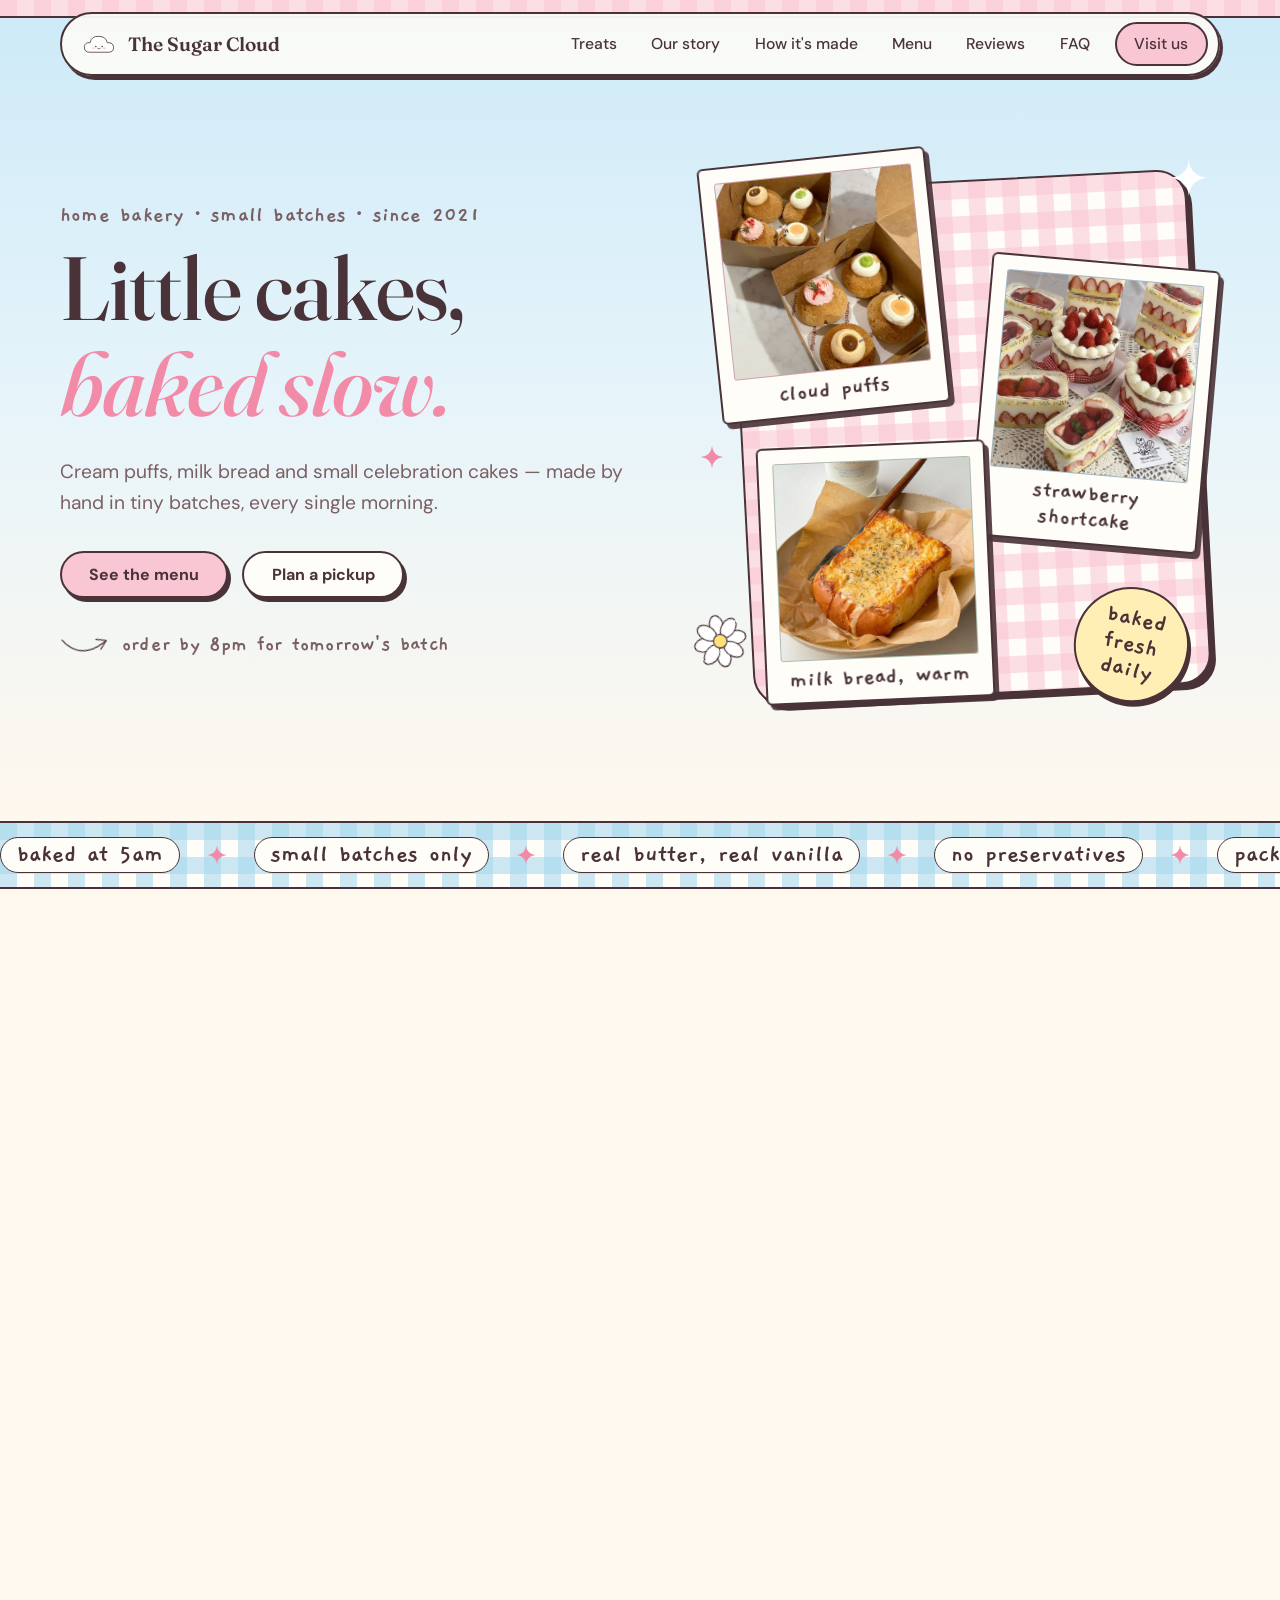
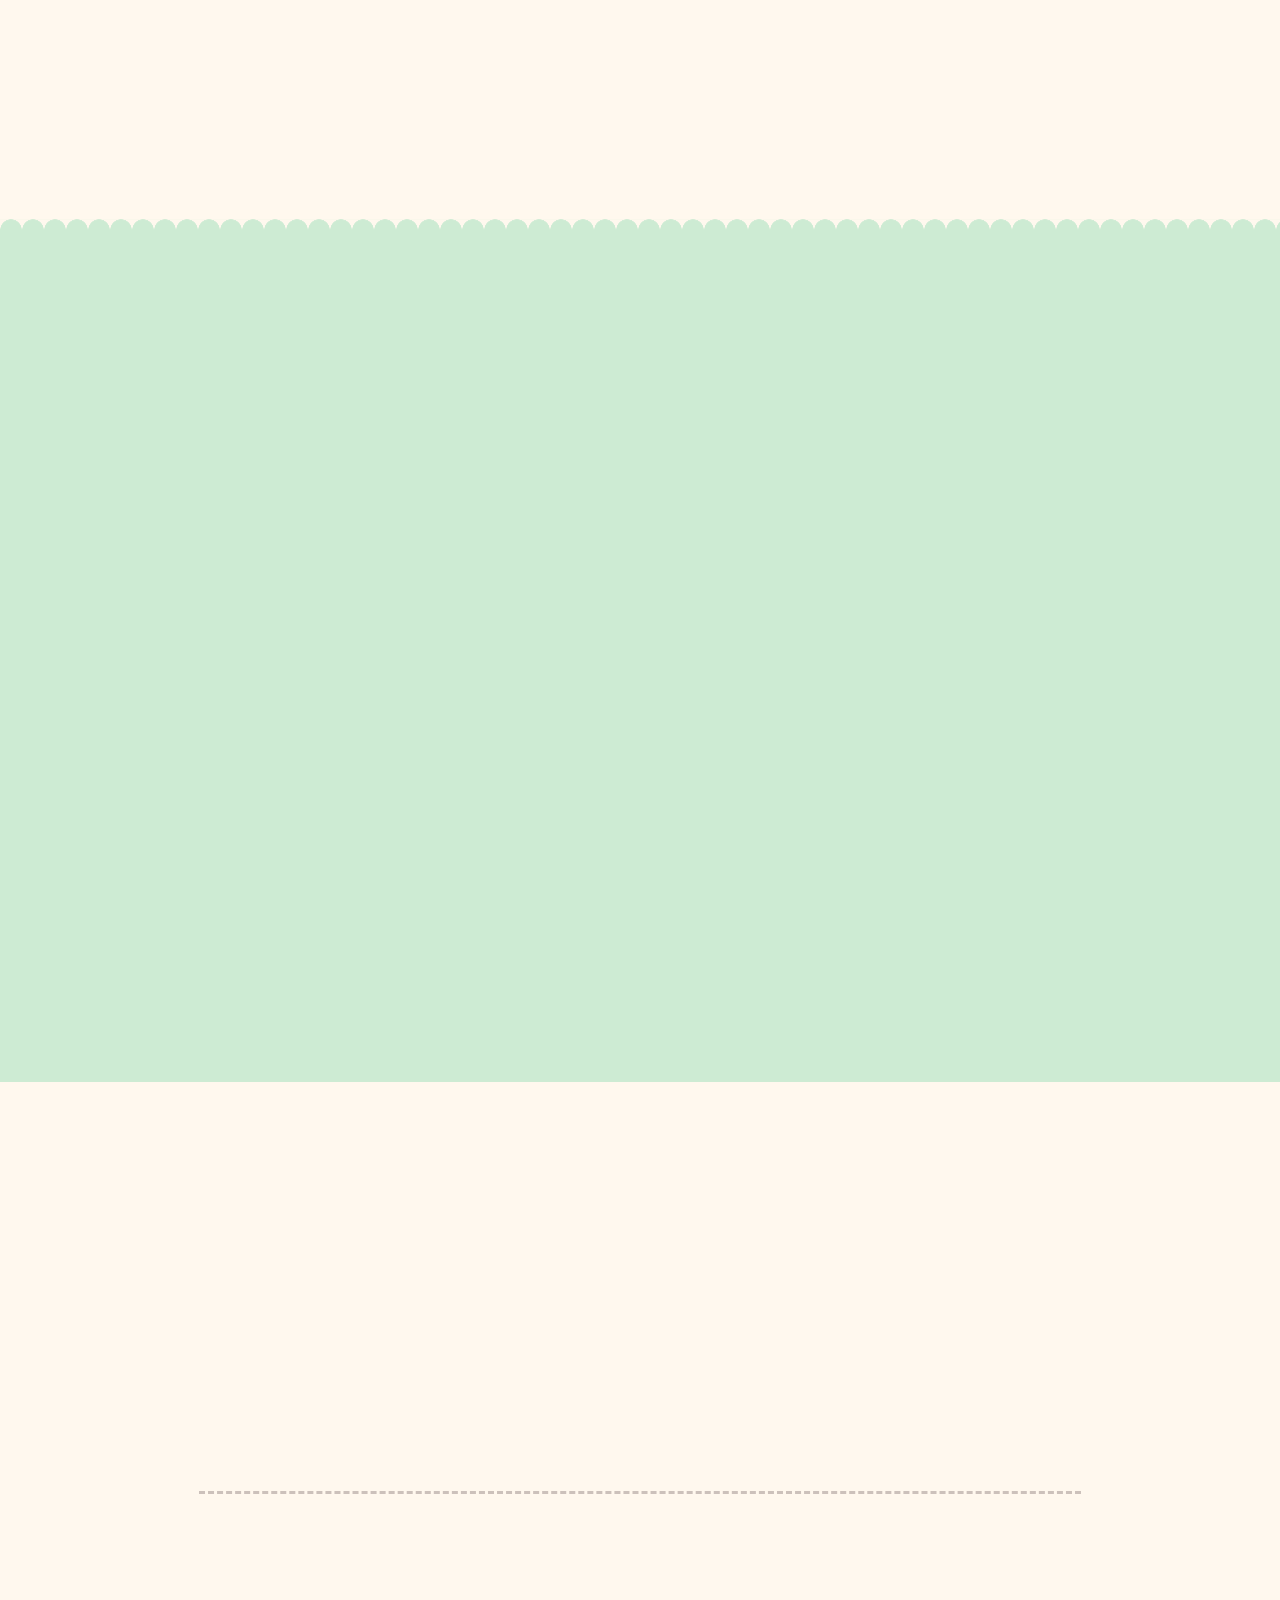
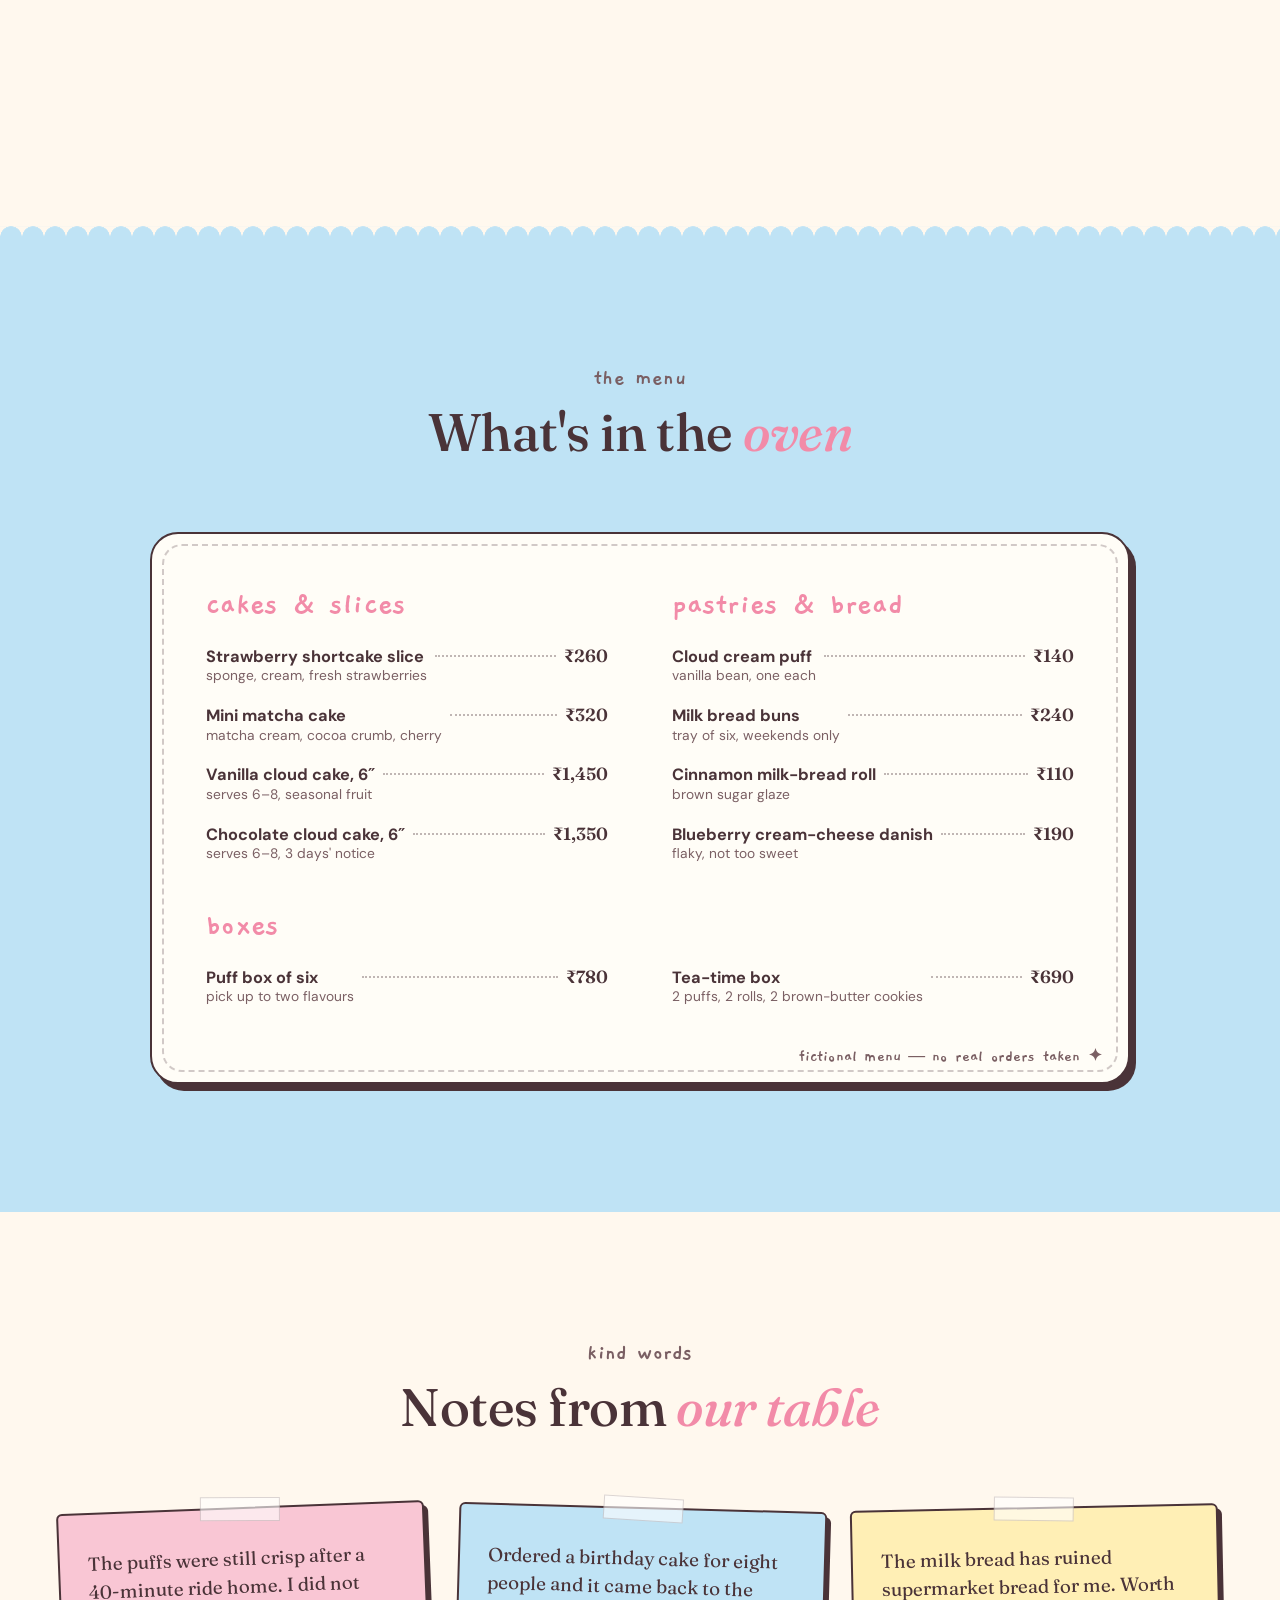
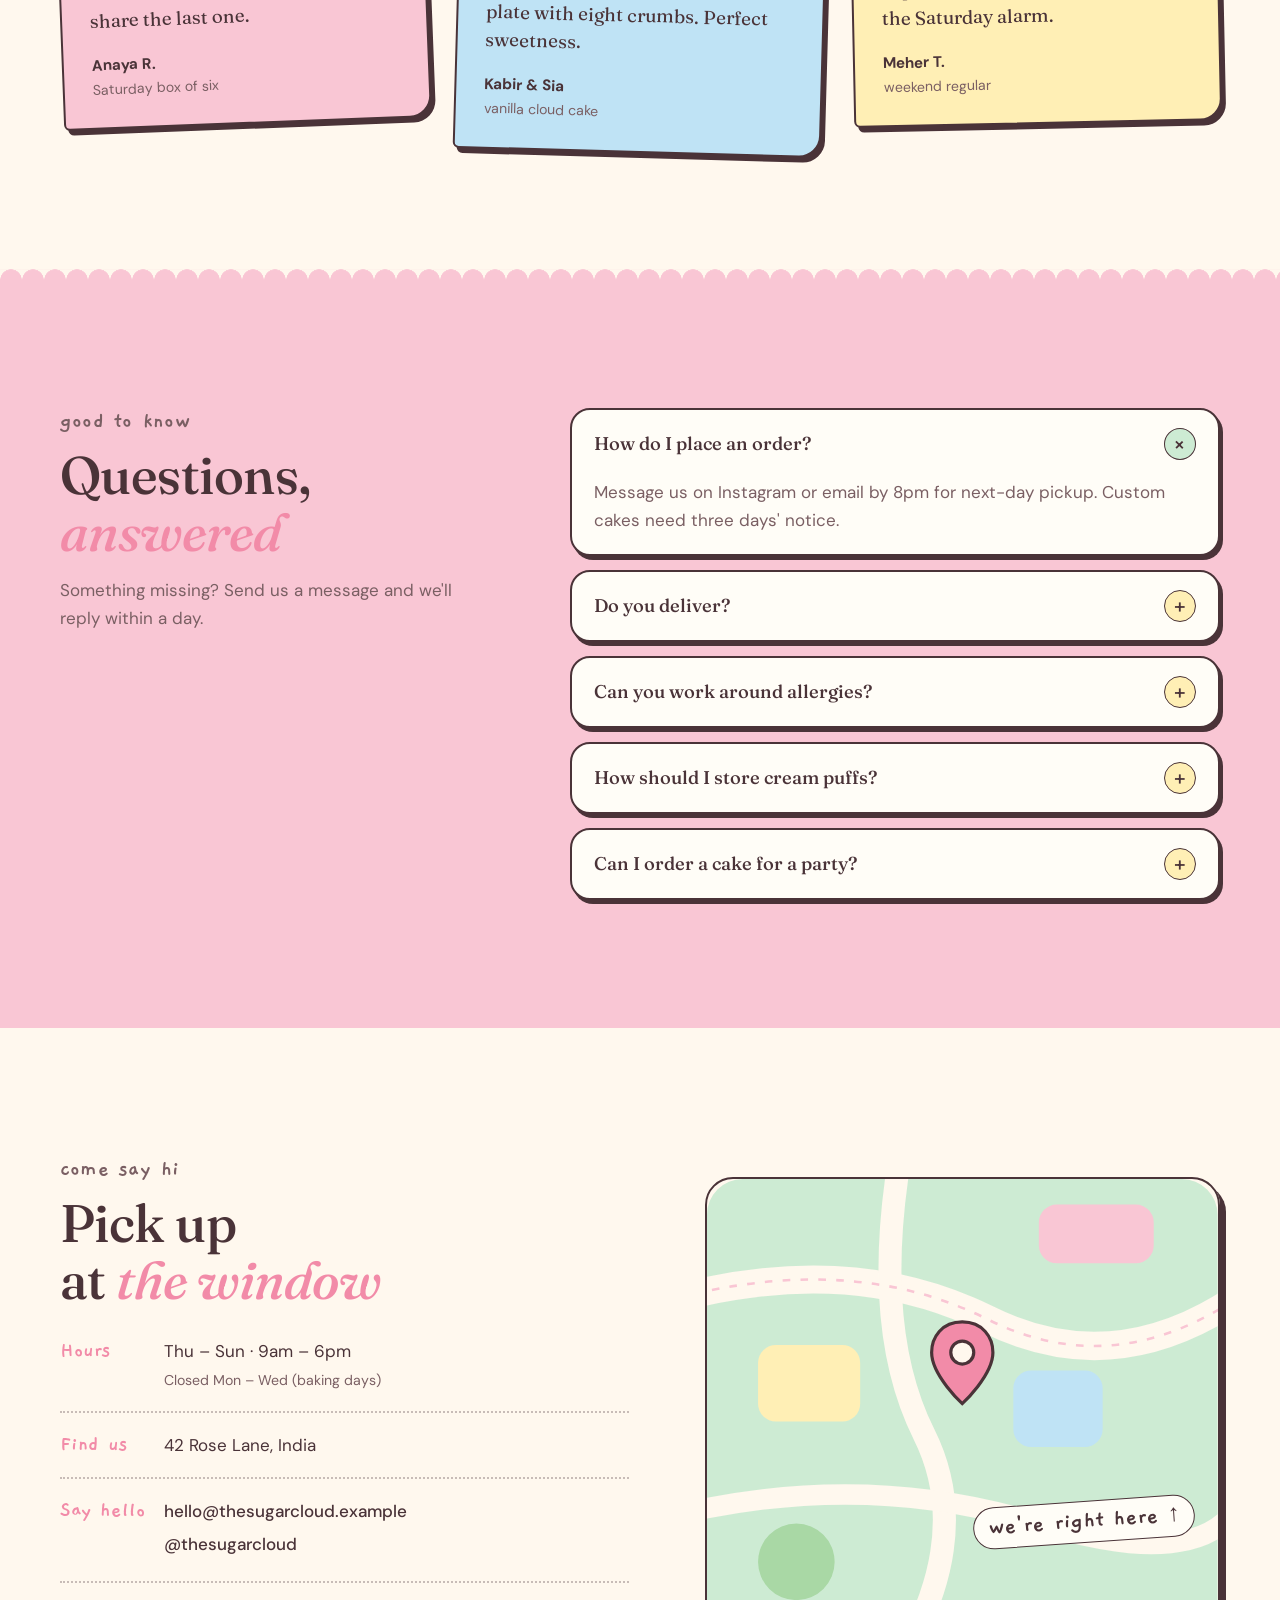
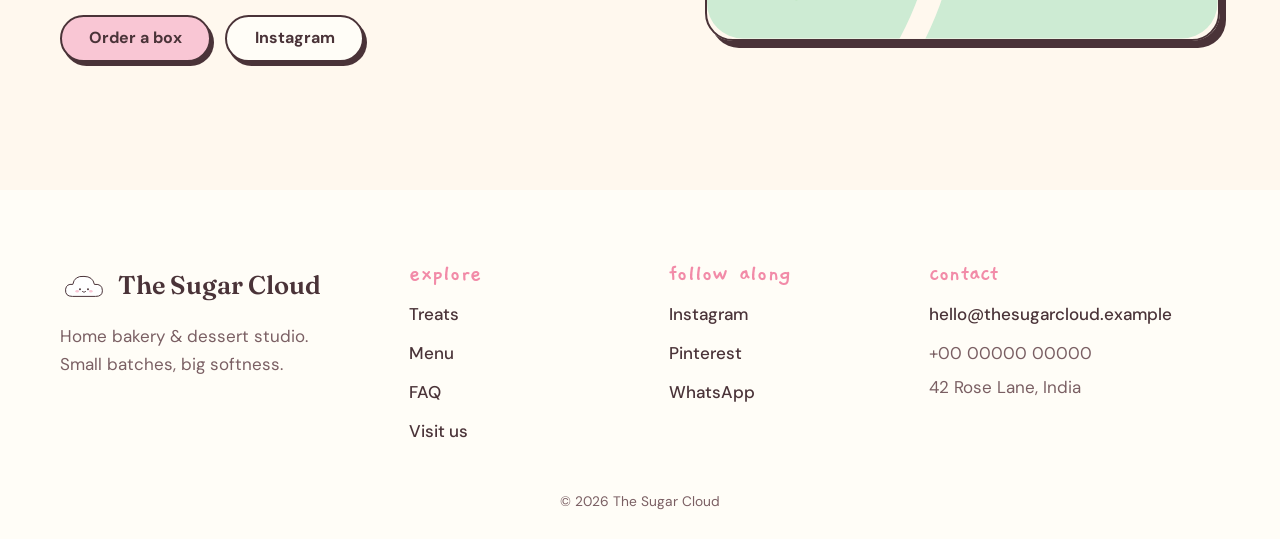
<file: WebDev-L1-LandingPage/index.html>
<!DOCTYPE html>
<html lang="en">
<head>
  <meta charset="UTF-8">
  <meta name="viewport" content="width=device-width, initial-scale=1">
  <title>The Sugar Cloud — Home Bakery &amp; Dessert Studio</title>
  <meta name="description" content="The Sugar Cloud is a small home bakery making cream puffs, milk bread and celebration cakes in tiny batches every morning.">
  <script>document.documentElement.classList.add('js');</script>
  <link rel="icon" href="data:image/svg+xml,%3Csvg xmlns='http://www.w3.org/2000/svg' viewBox='0 0 64 64'%3E%3Ccircle cx='32' cy='32' r='31' fill='%23F9C6D4'/%3E%3Cpath d='M18 43q-8 0-6-9 3-8 12-6 3-11 15-9 11 3 11 13 8 1 8 8 0 3-9 3z' fill='white'/%3E%3C/svg%3E">
  <link rel="preconnect" href="https://fonts.googleapis.com">
  <link rel="preconnect" href="https://fonts.gstatic.com" crossorigin>
  <link href="https://fonts.googleapis.com/css2?family=DM+Sans:wght@400;500;700&family=Fraunces:ital,opsz,wght@0,9..144,400..700;1,9..144,400..700&family=Gaegu:wght@400;700&display=swap" rel="stylesheet">
  <link rel="stylesheet" href="style.css">
</head>
<body>

<!-- ============ SVG sprite: hand-drawn illustrations ============ -->
<svg width="0" height="0" style="position:absolute" aria-hidden="true" focusable="false">
  <defs>
    <filter id="wobble" x="-5%" y="-5%" width="110%" height="110%">
      <feTurbulence type="fractalNoise" baseFrequency="0.035" numOctaves="2" seed="7" result="n"/>
      <feDisplacementMap in="SourceGraphic" in2="n" scale="2.4" xChannelSelector="R" yChannelSelector="G"/>
    </filter>
  </defs>

  <symbol id="i-puff" viewBox="0 0 120 120" fill="none" stroke="#4A3338" stroke-width="2.5" stroke-linejoin="round" stroke-linecap="round">
    <ellipse cx="60" cy="106" rx="38" ry="6" fill="#4A3338" opacity=".1" stroke="none"/>
    <path d="M24 84 Q26 102 60 102 Q94 102 96 84 Z" fill="#F4C48A"/>
    <path d="M24 72 H96 V82 q-6 10 -12 0 q-6 10 -12 0 q-6 10 -12 0 q-6 10 -12 0 q-6 10 -12 0 q-6 10 -12 0 Z" fill="#FFFBF2"/>
    <path d="M24 74 C20 46 42 30 60 30 C78 30 100 46 96 74 Q60 66 24 74 Z" fill="#F2B873"/>
    <circle cx="46" cy="46" r="1.8" fill="#FFFBF2" stroke="none"/>
    <circle cx="78" cy="48" r="1.8" fill="#FFFBF2" stroke="none"/>
    <circle cx="86" cy="62" r="1.6" fill="#FFFBF2" stroke="none"/>
    <circle cx="48" cy="58" r="2.4" fill="#4A3338" stroke="none"/>
    <circle cx="72" cy="58" r="2.4" fill="#4A3338" stroke="none"/>
    <path d="M55 62 Q60 67 65 62" stroke-width="2.2"/>
    <ellipse cx="41" cy="63" rx="4.5" ry="3" fill="#F28BA8" opacity=".55" stroke="none"/>
    <ellipse cx="79" cy="63" rx="4.5" ry="3" fill="#F28BA8" opacity=".55" stroke="none"/>
    <path d="M52 28 q8 -8 16 0 q2 9 -8 15 q-10 -6 -8 -15 Z" fill="#F28BA8"/>
    <path d="M53 27 l7 -7 l7 7 l-7 2 Z" fill="#8FC79E" stroke-width="2"/>
  </symbol>

  <symbol id="i-shortcake" viewBox="0 0 120 120" fill="none" stroke="#4A3338" stroke-width="2.5" stroke-linejoin="round" stroke-linecap="round">
    <ellipse cx="60" cy="106" rx="40" ry="6" fill="#4A3338" opacity=".1" stroke="none"/>
    <path d="M26 80 H94 V94 Q94 102 86 102 H34 Q26 102 26 94 Z" fill="#FFE7A8"/>
    <path d="M24 70 H96 V80 H24 Z" fill="#FFFBF2"/>
    <path d="M26 60 H94 V70 H26 Z" fill="#F7A8BE"/>
    <circle cx="38" cy="65" r="1.4" fill="#FFFBF2" stroke="none"/><circle cx="54" cy="64" r="1.4" fill="#FFFBF2" stroke="none"/><circle cx="70" cy="66" r="1.4" fill="#FFFBF2" stroke="none"/><circle cx="84" cy="64" r="1.4" fill="#FFFBF2" stroke="none"/>
    <path d="M26 48 H94 V60 H26 Z" fill="#FFE7A8"/>
    <path d="M24 50 Q22 34 42 36 Q48 24 60 30 Q72 24 78 36 Q98 34 96 50 Z" fill="#FFFBF2"/>
    <path d="M52 22 q8 -8 16 0 q2 9 -8 15 q-10 -6 -8 -15 Z" fill="#F28BA8"/>
    <path d="M53 21 l7 -7 l7 7 l-7 2 Z" fill="#8FC79E" stroke-width="2"/>
  </symbol>

  <symbol id="i-matcha" viewBox="0 0 120 120" fill="none" stroke="#4A3338" stroke-width="2.5" stroke-linejoin="round" stroke-linecap="round">
    <ellipse cx="60" cy="106" rx="40" ry="6" fill="#4A3338" opacity=".1" stroke="none"/>
    <path d="M26 84 H94 V94 Q94 102 86 102 H34 Q26 102 26 94 Z" fill="#D9A877"/>
    <path d="M26 60 H94 V84 H26 Z" fill="#FFF3C9"/>
    <ellipse cx="60" cy="60" rx="34" ry="11" fill="#A9D8A5"/>
    <circle cx="42" cy="58" r="1.6" fill="#8FC79E" stroke="none"/><circle cx="78" cy="62" r="1.6" fill="#8FC79E" stroke="none"/><circle cx="84" cy="56" r="1.4" fill="#F4FFF0" stroke="none"/>
    <path d="M49 58 q11 -18 22 0 q-11 7 -22 0 Z" fill="#FFFBF2"/>
    <path d="M58 42 q6 -5 11 0 q-5 6 -11 0 Z" fill="#8FC79E" stroke-width="2"/>
    <circle cx="47" cy="74" r="2.4" fill="#4A3338" stroke="none"/><circle cx="73" cy="74" r="2.4" fill="#4A3338" stroke="none"/>
    <path d="M56 78 Q60 82 64 78" stroke-width="2.2"/>
    <ellipse cx="40" cy="79" rx="4.5" ry="3" fill="#F28BA8" opacity=".55" stroke="none"/><ellipse cx="80" cy="79" rx="4.5" ry="3" fill="#F28BA8" opacity=".55" stroke="none"/>
  </symbol>

  <symbol id="i-bread" viewBox="0 0 120 120" fill="none" stroke="#4A3338" stroke-width="2.5" stroke-linejoin="round" stroke-linecap="round">
    <ellipse cx="60" cy="106" rx="40" ry="6" fill="#4A3338" opacity=".1" stroke="none"/>
    <path d="M26 96 L26 66 C26 50 36 42 47 46 C51 32 69 32 73 46 C84 42 94 50 94 66 L94 96 Q60 104 26 96 Z" fill="#F2C48B"/>
    <path d="M34 60 C34 54 38 52 43 53" stroke="#FFE7C2" stroke-width="3"/>
    <circle cx="48" cy="76" r="2.4" fill="#4A3338" stroke="none"/><circle cx="72" cy="76" r="2.4" fill="#4A3338" stroke="none"/>
    <path d="M56 80 Q60 84 64 80" stroke-width="2.2"/>
    <ellipse cx="41" cy="81" rx="4.5" ry="3" fill="#F28BA8" opacity=".55" stroke="none"/><ellipse cx="79" cy="81" rx="4.5" ry="3" fill="#F28BA8" opacity=".55" stroke="none"/>
  </symbol>

  <symbol id="i-cloud" viewBox="0 0 120 120" fill="none" stroke="#4A3338" stroke-width="2.5" stroke-linejoin="round" stroke-linecap="round">
    <path d="M30 86 Q12 86 14 68 Q16 54 32 56 Q36 34 60 36 Q82 36 86 56 Q106 54 106 72 Q106 86 90 86 Z" fill="#FFFFFF"/>
    <circle cx="50" cy="68" r="2.4" fill="#4A3338" stroke="none"/><circle cx="70" cy="68" r="2.4" fill="#4A3338" stroke="none"/>
    <path d="M56 74 Q60 78 64 74" stroke-width="2.2"/>
    <ellipse cx="43" cy="73" rx="4.5" ry="3" fill="#F28BA8" opacity=".5" stroke="none"/><ellipse cx="77" cy="73" rx="4.5" ry="3" fill="#F28BA8" opacity=".5" stroke="none"/>
  </symbol>

  <symbol id="i-heart" viewBox="0 0 32 30"><path d="M16 28 C6 20 2 14 2 9 C2 5 5 2 9 2 C12 2 15 4 16 7 C17 4 20 2 23 2 C27 2 30 5 30 9 C30 14 26 20 16 28 Z" fill="currentColor"/></symbol>
  <symbol id="i-cloudbg" viewBox="0 0 120 70"><path d="M26 64 Q4 64 6 44 Q8 30 26 32 Q30 6 58 8 Q86 8 90 32 Q114 30 114 48 Q114 64 94 64 Z" fill="currentColor"/></symbol>
  <symbol id="i-sparkle" viewBox="0 0 120 120"><path d="M60 8 Q64 54 112 60 Q64 66 60 112 Q56 66 8 60 Q56 54 60 8 Z" fill="currentColor"/></symbol>

  <symbol id="i-strawberry" viewBox="0 0 120 120" fill="none" stroke="#4A3338" stroke-width="2.5" stroke-linejoin="round" stroke-linecap="round">
    <path d="M60 106 C28 86 22 56 38 46 C50 40 58 46 60 50 C62 46 70 40 82 46 C98 56 92 86 60 106 Z" fill="#F28BA8"/>
    <path d="M42 44 L60 30 L78 44 L66 48 L60 42 L54 48 Z" fill="#8FC79E"/>
    <ellipse cx="48" cy="64" rx="1.6" ry="2.4" fill="#FFFBF2" stroke="none"/><ellipse cx="62" cy="62" rx="1.6" ry="2.4" fill="#FFFBF2" stroke="none"/><ellipse cx="74" cy="68" rx="1.6" ry="2.4" fill="#FFFBF2" stroke="none"/><ellipse cx="56" cy="78" rx="1.6" ry="2.4" fill="#FFFBF2" stroke="none"/><ellipse cx="68" cy="82" rx="1.6" ry="2.4" fill="#FFFBF2" stroke="none"/>
  </symbol>

  <symbol id="i-flower" viewBox="0 0 120 120" fill="none" stroke="#4A3338" stroke-width="2.5" stroke-linejoin="round" stroke-linecap="round">
    <g fill="#FFFFFF">
      <ellipse cx="60" cy="30" rx="13" ry="20"/><ellipse cx="60" cy="90" rx="13" ry="20"/>
      <ellipse cx="30" cy="60" rx="20" ry="13"/><ellipse cx="90" cy="60" rx="20" ry="13"/>
      <ellipse cx="39" cy="39" rx="13" ry="20" transform="rotate(-45 39 39)"/><ellipse cx="81" cy="81" rx="13" ry="20" transform="rotate(-45 81 81)"/>
      <ellipse cx="81" cy="39" rx="13" ry="20" transform="rotate(45 81 39)"/><ellipse cx="39" cy="81" rx="13" ry="20" transform="rotate(45 39 81)"/>
    </g>
    <circle cx="60" cy="60" r="13" fill="#FFE27A"/>
  </symbol>

  <symbol id="i-arrow" viewBox="0 0 120 80" fill="none" stroke="#4A3338" stroke-width="2.5" stroke-linecap="round" stroke-linejoin="round">
    <path d="M8 62 Q40 8 102 40"/><path d="M88 24 L104 41 L82 48"/>
  </symbol>

  <!-- process doodles -->
  <symbol id="i-bowl" viewBox="0 0 120 120" fill="none" stroke="#4A3338" stroke-width="2.5" stroke-linejoin="round" stroke-linecap="round">
    <ellipse cx="60" cy="106" rx="36" ry="5" fill="#4A3338" opacity=".1" stroke="none"/>
    <path d="M70 54 L98 16" stroke-width="5" stroke="#C9A06A"/><path d="M70 54 L98 16" stroke-width="2" stroke="#4A3338" opacity=".0"/>
    <path d="M18 56 H102 Q98 100 60 100 Q22 100 18 56 Z" fill="#BFE3F5"/>
    <path d="M18 56 H102" stroke-width="3"/>
    <ellipse cx="60" cy="56" rx="42" ry="8" fill="#FFFBF2"/>
    <circle cx="44" cy="54" r="1.6" fill="#E9D9BF" stroke="none"/><circle cx="62" cy="57" r="1.6" fill="#E9D9BF" stroke="none"/><circle cx="76" cy="54" r="1.6" fill="#E9D9BF" stroke="none"/>
    <path d="M38 76 Q60 86 82 76" stroke="#7CBFE3"/>
  </symbol>
  <symbol id="i-clock" viewBox="0 0 120 120" fill="none" stroke="#4A3338" stroke-width="2.5" stroke-linejoin="round" stroke-linecap="round">
    <ellipse cx="60" cy="108" rx="30" ry="4" fill="#4A3338" opacity=".1" stroke="none"/>
    <circle cx="36" cy="26" r="11" fill="#F28BA8"/><circle cx="84" cy="26" r="11" fill="#F28BA8"/>
    <circle cx="60" cy="64" r="38" fill="#FFEFB5"/>
    <path d="M60 64 V40"/><path d="M60 64 L77 74"/>
    <circle cx="60" cy="64" r="3" fill="#4A3338"/>
    <path d="M60 32 v3 M92 64 h-3 M60 96 v-3 M28 64 h3" stroke-width="2"/>
  </symbol>
  <symbol id="i-oven" viewBox="0 0 120 120" fill="none" stroke="#4A3338" stroke-width="2.5" stroke-linejoin="round" stroke-linecap="round">
    <ellipse cx="60" cy="108" rx="40" ry="4" fill="#4A3338" opacity=".1" stroke="none"/>
    <rect x="16" y="22" width="88" height="82" rx="10" fill="#CDEBD3"/>
    <circle cx="36" cy="36" r="4" fill="#FFFBF2"/><circle cx="52" cy="36" r="4" fill="#FFFBF2"/><circle cx="84" cy="36" r="4" fill="#F9C6D4"/>
    <rect x="28" y="52" width="64" height="40" rx="6" fill="#FFF8EE"/>
    <path d="M44 84 Q44 68 60 68 Q76 68 76 84 Z" fill="#F2B873"/>
    <path d="M24 46 H96" stroke-width="2"/>
  </symbol>
  <symbol id="i-pipe" viewBox="0 0 120 120" fill="none" stroke="#4A3338" stroke-width="2.5" stroke-linejoin="round" stroke-linecap="round">
    <ellipse cx="62" cy="108" rx="30" ry="4" fill="#4A3338" opacity=".1" stroke="none"/>
    <path d="M28 18 Q58 4 92 22 L66 76 Q60 82 54 76 Z" fill="#F9C6D4"/>
    <path d="M35 27 Q60 16 86 30" stroke-width="2"/>
    <path d="M48 44 L58 62 M64 40 L66 62" stroke="#F28BA8" stroke-width="2.2"/>
    <path d="M53 76 H67 L64 86 H56 Z" fill="#E6E2EA"/>
    <path d="M40 108 Q40 98 60 98 Q80 98 80 108 Q60 113 40 108 Z" fill="#FFFBF2"/>
    <path d="M46 99 Q46 92 60 92 Q74 92 74 99 Q60 103 46 99 Z" fill="#FFFBF2"/>
    <path d="M54 93 Q60 84 66 93 Z" fill="#FFFBF2"/>
  </symbol>
</svg>

<!-- ============ Loader ============ -->
<div class="loader" id="loader" aria-hidden="true">
  <div class="loader-inner">
    <svg class="ill loader-puff"><use href="#i-puff"/></svg>
    <p class="hand">preheating the oven…</p>
    <div class="loader-bar"><span></span></div>
  </div>
</div>

<a class="skip" href="#treats">Skip to content</a>

<!-- ============ Navigation ============ -->
<header class="nav-wrap">
  <nav class="nav" aria-label="Main">
    <a href="#home" class="brand" aria-label="The Sugar Cloud — home">
      <svg class="brand-cloud" aria-hidden="true"><use href="#i-cloud"/></svg>
      <span>The Sugar Cloud</span>
    </a>
    <button class="nav-toggle" aria-expanded="false" aria-controls="nav-links" aria-label="Open menu"><span></span><span></span></button>
    <ul class="nav-links" id="nav-links">
      <li><a href="#treats">Treats</a></li>
      <li><a href="#story">Our story</a></li>
      <li><a href="#process">How it's made</a></li>
      <li><a href="#menu">Menu</a></li>
      <li><a href="#reviews">Reviews</a></li>
      <li><a href="#faq">FAQ</a></li>
      <li><a href="#visit" class="nav-cta">Visit us</a></li>
    </ul>
  </nav>
</header>

<main>

<!-- ============ Hero ============ -->
<section class="hero" id="home">
  <div class="sky" aria-hidden="true">
    <svg class="cloud c1"><use href="#i-cloudbg"/></svg>
    <svg class="cloud c2"><use href="#i-cloudbg"/></svg>
    <svg class="cloud c3"><use href="#i-cloudbg"/></svg>
  </div>

  <div class="container hero-grid">
    <div class="hero-copy">
      <p class="eyebrow hand reveal">home bakery · small batches · since 2021</p>
      <h1 class="reveal" style="--d:.08s">Little cakes,<br><em>baked slow.</em></h1>
      <p class="lede reveal" style="--d:.16s">Cream puffs, milk bread and small celebration cakes — made by hand in tiny batches, every single morning.</p>
      <div class="cta-row reveal" style="--d:.24s">
        <a class="btn btn-primary" href="#menu">See the menu</a>
        <a class="btn btn-ghost" href="#visit">Plan a pickup</a>
      </div>
      <p class="hand hero-note reveal" style="--d:.32s">
        <svg class="ill note-arrow" aria-hidden="true"><use href="#i-arrow"/></svg>
        order by 8pm for tomorrow's batch
      </p>
    </div>

    <div class="hero-art reveal" style="--d:.2s">
      <div class="blanket gingham g-pink" aria-hidden="true"></div>

      <figure class="polaroid p1" data-tilt>
        <div class="photo ph-pink">
          <svg class="ill"><use href="#i-puff"/></svg>
          <img src="images/hero-puffs.jpg" alt="Cream puffs with pastel toppings in a kraft box" onerror="this.remove()">
        </div>
        <figcaption class="hand">cloud puffs</figcaption>
      </figure>
      <figure class="polaroid p2" data-tilt>
        <div class="photo ph-blue">
          <svg class="ill"><use href="#i-shortcake"/></svg>
          <img src="images/hero-cake.jpg" alt="Strawberry shortcake cakes tied with gingham ribbon" onerror="this.remove()">
        </div>
        <figcaption class="hand">strawberry shortcake</figcaption>
      </figure>
      <figure class="polaroid p3" data-tilt>
        <div class="photo ph-mint">
          <svg class="ill"><use href="#i-bread"/></svg>
          <img src="images/hero-bread.jpg" alt="A golden baked bread slice on parchment paper" onerror="this.remove()">
        </div>
        <figcaption class="hand">milk bread, warm</figcaption>
      </figure>

      <div class="sticker hand" aria-hidden="true">baked<br>fresh<br>daily</div>
      <svg class="deco sp1" aria-hidden="true"><use href="#i-sparkle"/></svg>
      <svg class="deco sp2" aria-hidden="true"><use href="#i-sparkle"/></svg>
      <svg class="deco ill fl1" aria-hidden="true"><use href="#i-flower"/></svg>
    </div>
  </div>
</section>

<!-- ============ Ribbon ============ -->
<div class="ribbon gingham g-blue" aria-hidden="true">
  <div class="ribbon-track">
    <span>baked at 5am</span><svg><use href="#i-sparkle"/></svg>
    <span>small batches only</span><svg><use href="#i-sparkle"/></svg>
    <span>real butter, real vanilla</span><svg><use href="#i-sparkle"/></svg>
    <span>no preservatives</span><svg><use href="#i-sparkle"/></svg>
    <span>packed with ribbon</span><svg><use href="#i-sparkle"/></svg>
    <span>baked at 5am</span><svg><use href="#i-sparkle"/></svg>
    <span>small batches only</span><svg><use href="#i-sparkle"/></svg>
    <span>real butter, real vanilla</span><svg><use href="#i-sparkle"/></svg>
    <span>no preservatives</span><svg><use href="#i-sparkle"/></svg>
    <span>packed with ribbon</span><svg><use href="#i-sparkle"/></svg>
  </div>
</div>

<!-- ============ Featured products ============ -->
<section class="section" id="treats">
  <div class="container">
    <header class="section-head reveal">
      <p class="eyebrow hand">this week's favourites</p>
      <h2>Four little reasons<br>to <em>come back</em></h2>
    </header>

    <div class="product-grid">
      <article class="product reveal" data-tilt style="--c:var(--pink);--c2:var(--blue);--d:0s">
        <div class="product-art">
          <svg class="ill"><use href="#i-puff"/></svg>
          <img src="images/product-puff.jpg" alt="Cream puffs filled with vanilla cream" loading="lazy" onerror="this.remove()">
        </div>
        <span class="tag hand">bestseller</span>
        <h3>Cloud cream puff</h3>
        <p>Crisp choux, vanilla-bean cream and one tiny strawberry hat.</p>
        <div class="product-foot"><span class="price">₹140</span><a class="link-draw" href="#visit">Order</a></div>
      </article>

      <article class="product reveal" data-tilt style="--c:var(--blue);--c2:var(--mint);--d:.08s">
        <div class="product-art">
          <svg class="ill"><use href="#i-shortcake"/></svg>
          <img src="images/product-shortcake.jpg" alt="A slice of strawberry shortcake on a white plate" loading="lazy" onerror="this.remove()">
        </div>
        <span class="tag hand">seasonal</span>
        <h3>Strawberry shortcake</h3>
        <p>Cloud-soft sponge, whipped cream, fruit cut that same morning.</p>
        <div class="product-foot"><span class="price">₹260</span><a class="link-draw" href="#visit">Order</a></div>
      </article>

      <article class="product reveal" data-tilt style="--c:var(--mint);--c2:var(--butter);--d:.16s">
        <div class="product-art">
          <svg class="ill"><use href="#i-matcha"/></svg>
          <img src="images/product-matcha.jpg" alt="Mini matcha cake topped with cream and a cherry" loading="lazy" onerror="this.remove()">
        </div>
        <span class="tag hand">new</span>
        <h3>Mini matcha cake</h3>
        <p>Silky matcha cream on a cocoa-crumb base, finished with a cherry on top.</p>
        <div class="product-foot"><span class="price">₹320</span><a class="link-draw" href="#visit">Order</a></div>
      </article>

      <article class="product reveal" data-tilt style="--c:var(--butter);--c2:var(--pink);--d:.24s">
        <div class="product-art">
          <svg class="ill"><use href="#i-bread"/></svg>
          <img src="images/product-bread.jpg" alt="Golden milk bread rolls in a baking tray" loading="lazy" onerror="this.remove()">
        </div>
        <span class="tag hand">weekend only</span>
        <h3>Milk bread buns</h3>
        <p>Pillowy, slightly sweet, pull-apart buns. Best torn by hand while still warm.</p>
        <div class="product-foot"><span class="price">₹240</span><a class="link-draw" href="#visit">Order</a></div>
      </article>
    </div>
  </div>
</section>

<!-- ============ Our story ============ -->
<section class="section story scallop" id="story">
  <div class="container story-grid">
    <div class="story-copy">
      <p class="eyebrow hand reveal">our story</p>
      <h2 class="reveal">It started with one oven that ran four degrees hot.</h2>
      <p class="reveal">The Sugar Cloud began in a small home kitchen in 2021, with a stubborn milk bread recipe and an oven that never quite behaved. Friends started asking for boxes. Then friends of friends.</p>
      <p class="reveal">Today it's still a one-kitchen bakery. Everything is made in small batches, the day you collect it, and packed by hand with ribbon. We'd rather bake less and bake it right.</p>
      <p class="signature hand reveal">— Arya, head baker (and dishwasher)</p>
    </div>

    <div class="story-art reveal" style="--d:.15s">
      <div class="blanket gingham g-green" aria-hidden="true"></div>
      <figure class="polaroid s1" data-tilt>
        <div class="photo ph-butter">
          <svg class="ill"><use href="#i-bowl"/></svg>
          <img src="images/story-kitchen.jpg" alt="Butter, eggs, flour and sugar weighed out for baking" loading="lazy" onerror="this.remove()">
        </div>
        <figcaption class="hand">weighed to the gram</figcaption>
      </figure>
      <figure class="polaroid s2" data-tilt>
        <div class="photo ph-pink">
          <svg class="ill"><use href="#i-pipe"/></svg>
          <img src="images/story-box.jpg" alt="Bakery boxes tied with olive and pink ribbon" loading="lazy" onerror="this.remove()">
        </div>
        <figcaption class="hand">packed with ribbon</figcaption>
      </figure>
      <svg class="deco ill fl2" aria-hidden="true"><use href="#i-strawberry"/></svg>
    </div>
  </div>
</section>

<!-- ============ How it's made ============ -->
<section class="section process" id="process">
  <div class="container">
    <header class="section-head reveal">
      <p class="eyebrow hand">how it's made</p>
      <h2>Slow on purpose</h2>
      <p class="section-sub">Four steps, none of them rushed. It's why a puff still crackles when you bite it.</p>
    </header>

    <ol class="steps">
      <li class="step reveal" style="--d:0s">
        <span class="step-num hand">01</span>
        <svg class="ill step-ill"><use href="#i-bowl"/></svg>
        <h3>Weigh &amp; sift</h3>
        <p>Every ingredient is weighed to the gram. Flour gets sifted twice — it's the secret to the soft crumb.</p>
      </li>
      <li class="step reveal" style="--d:.1s">
        <span class="step-num hand">02</span>
        <svg class="ill step-ill"><use href="#i-clock"/></svg>
        <h3>Rest overnight</h3>
        <p>Doughs and batters sleep in the fridge for 12 hours. Patience does half the flavour work.</p>
      </li>
      <li class="step reveal" style="--d:.2s">
        <span class="step-num hand">03</span>
        <svg class="ill step-ill"><use href="#i-oven"/></svg>
        <h3>Bake low &amp; slow</h3>
        <p>The oven runs a little cooler than most. Longer bake, golden edges, nothing dry.</p>
      </li>
      <li class="step reveal" style="--d:.3s">
        <span class="step-num hand">04</span>
        <svg class="ill step-ill"><use href="#i-pipe"/></svg>
        <h3>Fill &amp; finish by hand</h3>
        <p>Cream goes in just before packing, so shells stay crisp until they reach you.</p>
      </li>
    </ol>
  </div>
</section>

<!-- ============ Menu ============ -->
<section class="section menu scallop" id="menu">
  <div class="container">
    <header class="section-head reveal">
      <p class="eyebrow hand">the menu</p>
      <h2>What's in the <em>oven</em></h2>
    </header>

    <div class="menu-card reveal">
      <div class="menu-cols">
        <div class="menu-col">
          <h3 class="hand">cakes &amp; slices</h3>
          <ul class="menu-list">
            <li><span class="item"><b>Strawberry shortcake slice</b><small>sponge, cream, fresh strawberries</small></span><span class="dots"></span><span class="price">₹260</span></li>
            <li><span class="item"><b>Mini matcha cake</b><small>matcha cream, cocoa crumb, cherry</small></span><span class="dots"></span><span class="price">₹320</span></li>
            <li><span class="item"><b>Vanilla cloud cake, 6″</b><small>serves 6–8, seasonal fruit</small></span><span class="dots"></span><span class="price">₹1,450</span></li>
            <li><span class="item"><b>Chocolate cloud cake, 6″</b><small>serves 6–8, 3 days' notice</small></span><span class="dots"></span><span class="price">₹1,350</span></li>
          </ul>
        </div>
        <div class="menu-col">
          <h3 class="hand">pastries &amp; bread</h3>
          <ul class="menu-list">
            <li><span class="item"><b>Cloud cream puff</b><small>vanilla bean, one each</small></span><span class="dots"></span><span class="price">₹140</span></li>
            <li><span class="item"><b>Milk bread buns</b><small>tray of six, weekends only</small></span><span class="dots"></span><span class="price">₹240</span></li>
            <li><span class="item"><b>Cinnamon milk-bread roll</b><small>brown sugar glaze</small></span><span class="dots"></span><span class="price">₹110</span></li>
            <li><span class="item"><b>Blueberry cream-cheese danish</b><small>flaky, not too sweet</small></span><span class="dots"></span><span class="price">₹190</span></li>
          </ul>
        </div>
      </div>

      <div class="menu-boxes">
        <h3 class="hand">boxes</h3>
        <ul class="menu-list">
          <li><span class="item"><b>Puff box of six</b><small>pick up to two flavours</small></span><span class="dots"></span><span class="price">₹780</span></li>
          <li><span class="item"><b>Tea-time box</b><small>2 puffs, 2 rolls, 2 brown-butter cookies</small></span><span class="dots"></span><span class="price">₹690</span></li>
        </ul>
      </div>
      <p class="menu-corner hand">fictional menu — no real orders taken ✦</p>
    </div>
  </div>
</section>

<!-- ============ Testimonials ============ -->
<section class="section reviews" id="reviews">
  <div class="container">
    <header class="section-head reveal">
      <p class="eyebrow hand">kind words</p>
      <h2>Notes from <em>our table</em></h2>
    </header>

    <div class="notes">
      <figure class="note n-pink reveal" data-tilt style="--r:-2.2deg;--d:0s">
        <blockquote>The puffs were still crisp after a 40-minute ride home. I did not share the last one.</blockquote>
        <figcaption>Anaya R.<span>Saturday box of six</span></figcaption>
      </figure>
      <figure class="note n-blue reveal" data-tilt style="--r:1.6deg;--d:.1s">
        <blockquote>Ordered a birthday cake for eight people and it came back to the plate with eight crumbs. Perfect sweetness.</blockquote>
        <figcaption>Kabir &amp; Sia<span>vanilla cloud cake</span></figcaption>
      </figure>
      <figure class="note n-butter reveal" data-tilt style="--r:-1.2deg;--d:.2s">
        <blockquote>The milk bread has ruined supermarket bread for me. Worth the Saturday alarm.</blockquote>
        <figcaption>Meher T.<span>weekend regular</span></figcaption>
      </figure>
    </div>
  </div>
</section>

<!-- ============ FAQ ============ -->
<section class="section faq scallop" id="faq">
  <div class="container faq-grid">
    <header class="section-head left reveal">
      <p class="eyebrow hand">good to know</p>
      <h2>Questions,<br><em>answered</em></h2>
      <p class="section-sub">Something missing? Send us a message and we'll reply within a day.</p>
    </header>

    <div class="faq-list reveal" style="--d:.1s">
      <details class="faq-item" open>
        <summary>How do I place an order?</summary>
        <p>Message us on Instagram or email by 8pm for next-day pickup. Custom cakes need three days' notice.</p>
      </details>
      <details class="faq-item">
        <summary>Do you deliver?</summary>
        <p>Pickup is free from our kitchen window. Local delivery is available within 6 km for a small fee, on weekends.</p>
      </details>
      <details class="faq-item">
        <summary>Can you work around allergies?</summary>
        <p>We bake with wheat, dairy, eggs and nuts in one kitchen, so we can't promise allergen-free. Tell us what matters and we'll be honest about what's possible.</p>
      </details>
      <details class="faq-item">
        <summary>How should I store cream puffs?</summary>
        <p>In the fridge, in the box we gave you, and eat them within a day. Let them sit out for ten minutes first.</p>
      </details>
      <details class="faq-item">
        <summary>Can I order a cake for a party?</summary>
        <p>Yes. We make 6″ and 8″ cakes. Tell us the date, the number of guests and any colours you love.</p>
      </details>
    </div>
  </div>
</section>

<!-- ============ Visit / Contact ============ -->
<section class="section visit" id="visit">
  <div class="container visit-grid">
    <div class="visit-card reveal">
      <p class="eyebrow hand">come say hi</p>
      <h2>Pick up<br>at <em>the window</em></h2>

      <dl class="visit-info">
        <div><dt>Hours</dt><dd>Thu – Sun · 9am – 6pm<br><small>Closed Mon – Wed (baking days)</small></dd></div>
        <div><dt>Find us</dt><dd>42 Rose Lane, India</dd></div>
        <div><dt>Say hello</dt><dd><a class="link-draw" href="mailto:hello@thesugarcloud.example">hello@thesugarcloud.example</a><br><a class="link-draw" href="#">@thesugarcloud</a></dd></div>
      </dl>

      <div class="cta-row">
        <a class="btn btn-primary" href="mailto:hello@thesugarcloud.example">Order a box</a>
        <a class="btn btn-ghost" href="#">Instagram</a>
      </div>
    </div>

    <div class="map reveal" style="--d:.12s" aria-hidden="true">
      <svg viewBox="0 0 400 360" class="map-svg">
        <rect width="400" height="360" rx="28" fill="#CDEBD3"/>
        <path d="M-10 90 Q120 60 220 110 T420 90" fill="none" stroke="#FFF8EE" stroke-width="22" stroke-linecap="round"/>
        <path d="M150 -10 Q130 120 170 200 T150 380" fill="none" stroke="#FFF8EE" stroke-width="18" stroke-linecap="round"/>
        <path d="M-10 260 Q130 230 260 270 T420 250" fill="none" stroke="#FFF8EE" stroke-width="16" stroke-linecap="round"/>
        <path d="M-10 90 Q120 60 220 110 T420 90" fill="none" stroke="#F9C6D4" stroke-width="2" stroke-dasharray="6 8"/>
        <rect x="240" y="150" width="70" height="60" rx="14" fill="#BFE3F5"/>
        <rect x="40" y="130" width="80" height="60" rx="14" fill="#FFEFB5"/>
        <rect x="260" y="20" width="90" height="46" rx="14" fill="#F9C6D4"/>
        <circle cx="70" cy="300" r="30" fill="#A9D8A5"/>
        <g transform="translate(176 112)">
          <path d="M24 0 C8 0 0 12 0 24 C0 42 24 64 24 64 C24 64 48 42 48 24 C48 12 40 0 24 0 Z" fill="#F28BA8" stroke="#4A3338" stroke-width="2.5"/>
          <circle cx="24" cy="24" r="9" fill="#FFF8EE" stroke="#4A3338" stroke-width="2.5"/>
        </g>
      </svg>
      <p class="map-label hand">we're right here ↑</p>
    </div>
  </div>
</section>

</main>

<!-- ============ Footer ============ -->
<footer class="footer scallop">
  <div class="gingham g-pink footer-band" aria-hidden="true"></div>
  <div class="container footer-inner">
    <div class="footer-brand">
      <a href="#home" class="brand brand-lg" aria-label="The Sugar Cloud — back to top">
        <svg class="brand-cloud" aria-hidden="true"><use href="#i-cloud"/></svg>
        <span>The Sugar Cloud</span>
      </a>
      <p>Home bakery &amp; dessert studio.<br>Small batches, big softness.</p>
    </div>

    <nav class="footer-links" aria-label="Footer">
      <h3 class="hand">explore</h3>
      <a class="link-draw" href="#treats">Treats</a>
      <a class="link-draw" href="#menu">Menu</a>
      <a class="link-draw" href="#faq">FAQ</a>
      <a class="link-draw" href="#visit">Visit us</a>
    </nav>

    <div class="footer-links">
      <h3 class="hand">follow along</h3>
      <a class="link-draw" href="#">Instagram</a>
      <a class="link-draw" href="#">Pinterest</a>
      <a class="link-draw" href="#">WhatsApp</a>
    </div>

    <div class="footer-links">
      <h3 class="hand">contact</h3>
      <a class="link-draw" href="mailto:hello@thesugarcloud.example">hello@thesugarcloud.example</a>
      <span>+00 00000 00000</span>
      <span>42 Rose Lane, India</span>
    </div>
  </div>
  <p class="footer-fine">© <span id="year">2026</span> The Sugar Cloud</p>
</footer>

<script src="script.js"></script>
</body>
</html>
</file>
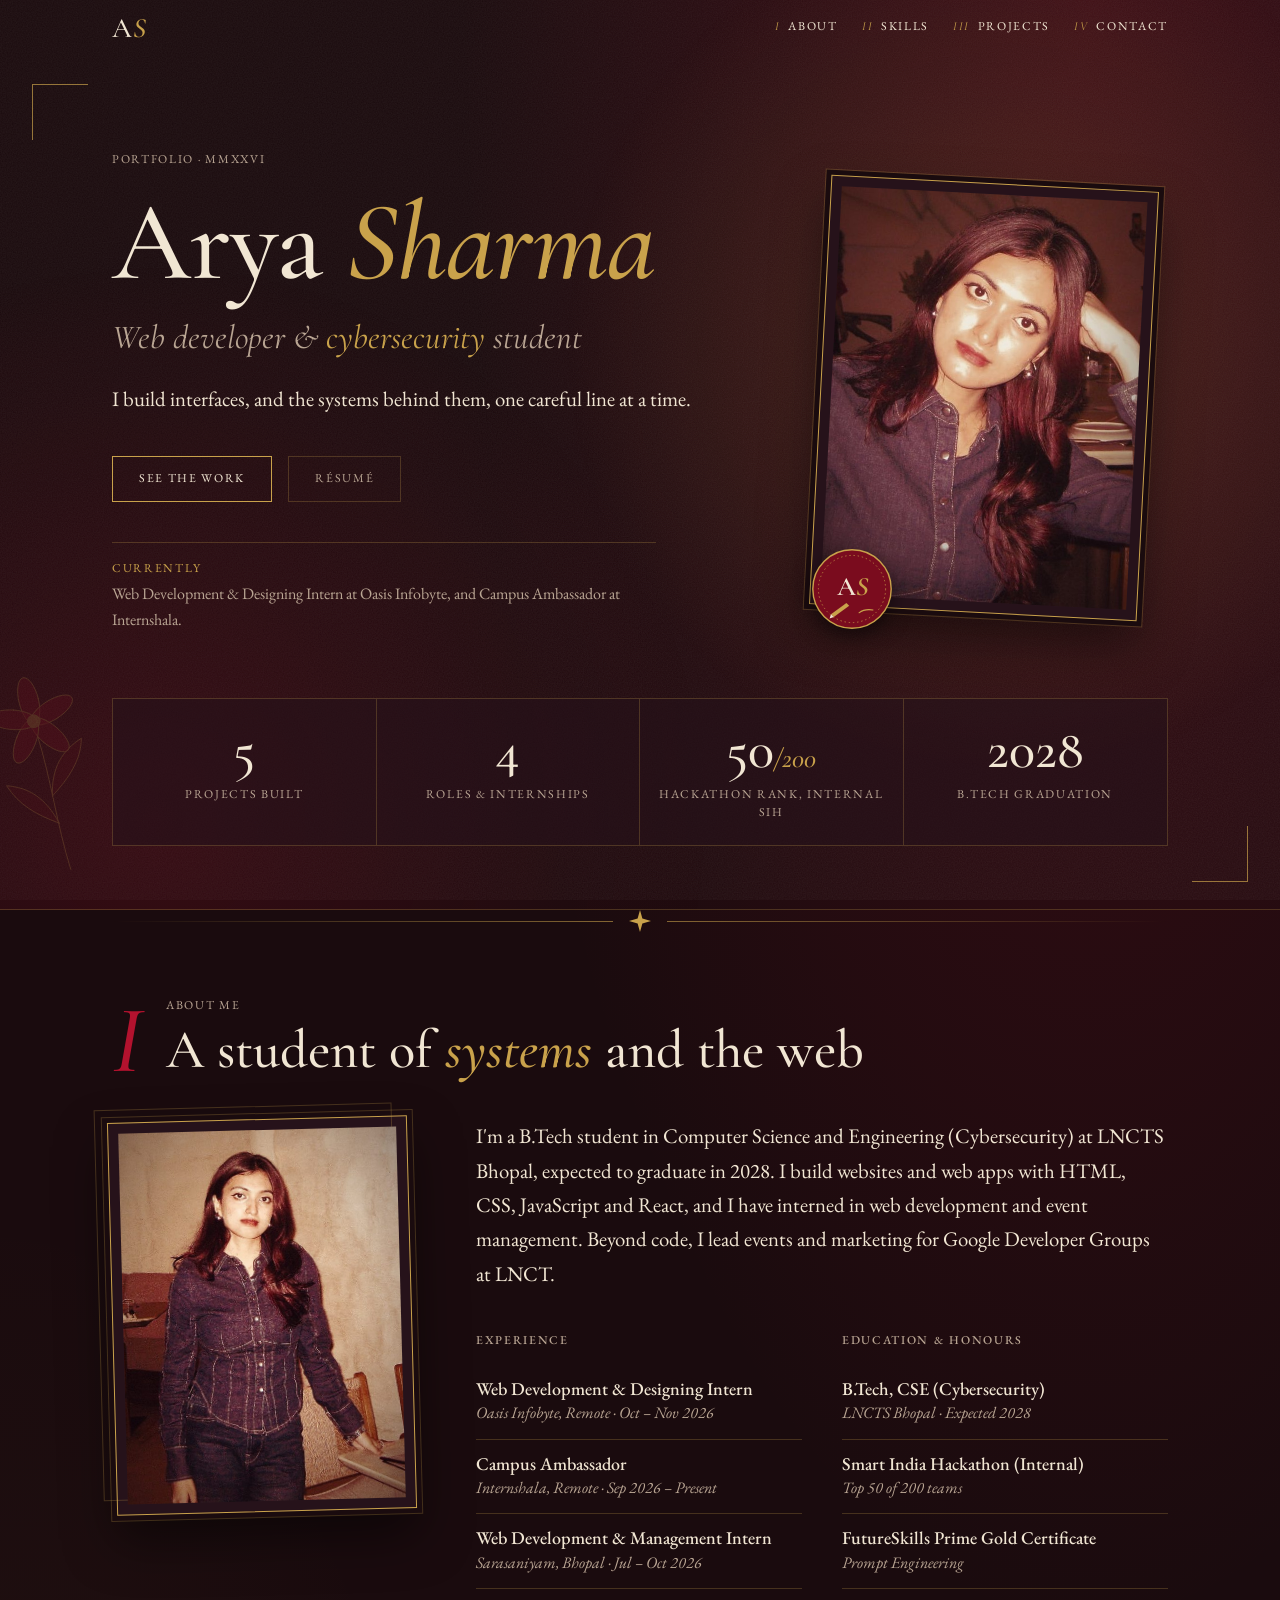
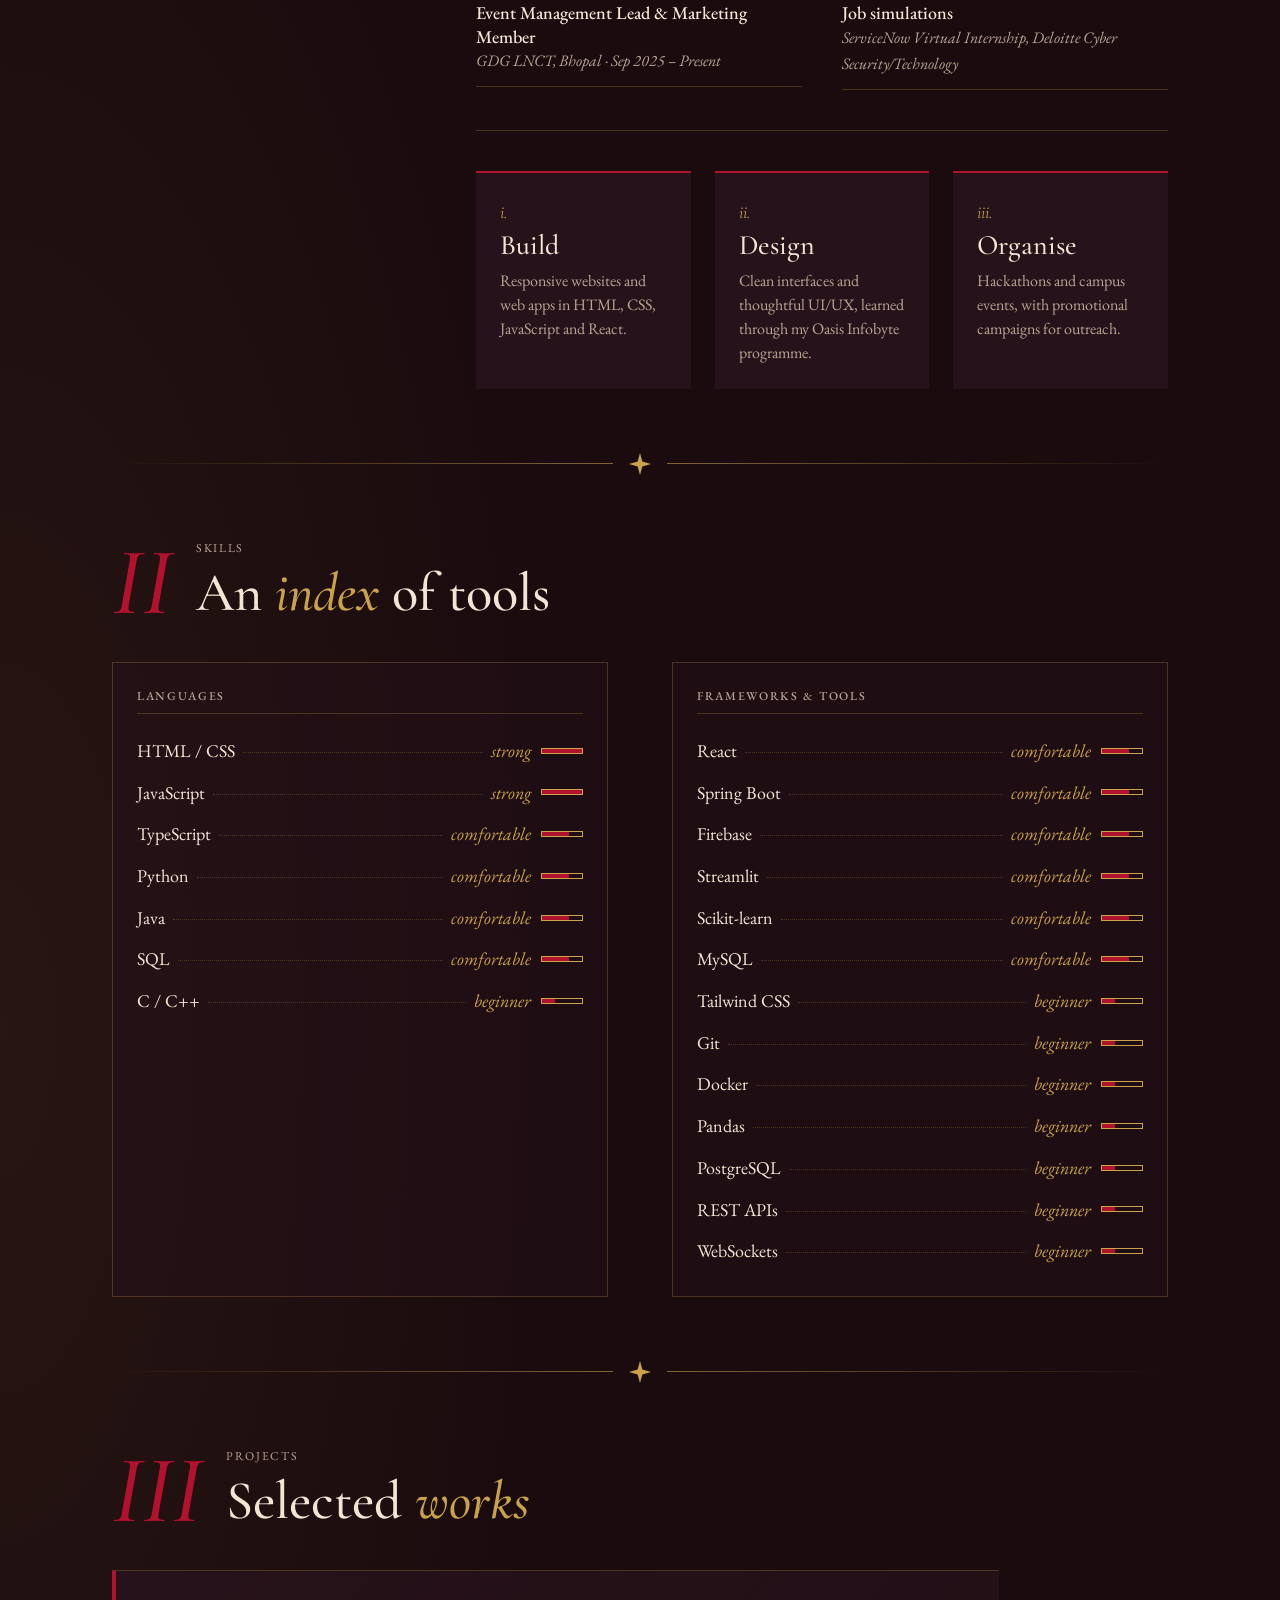
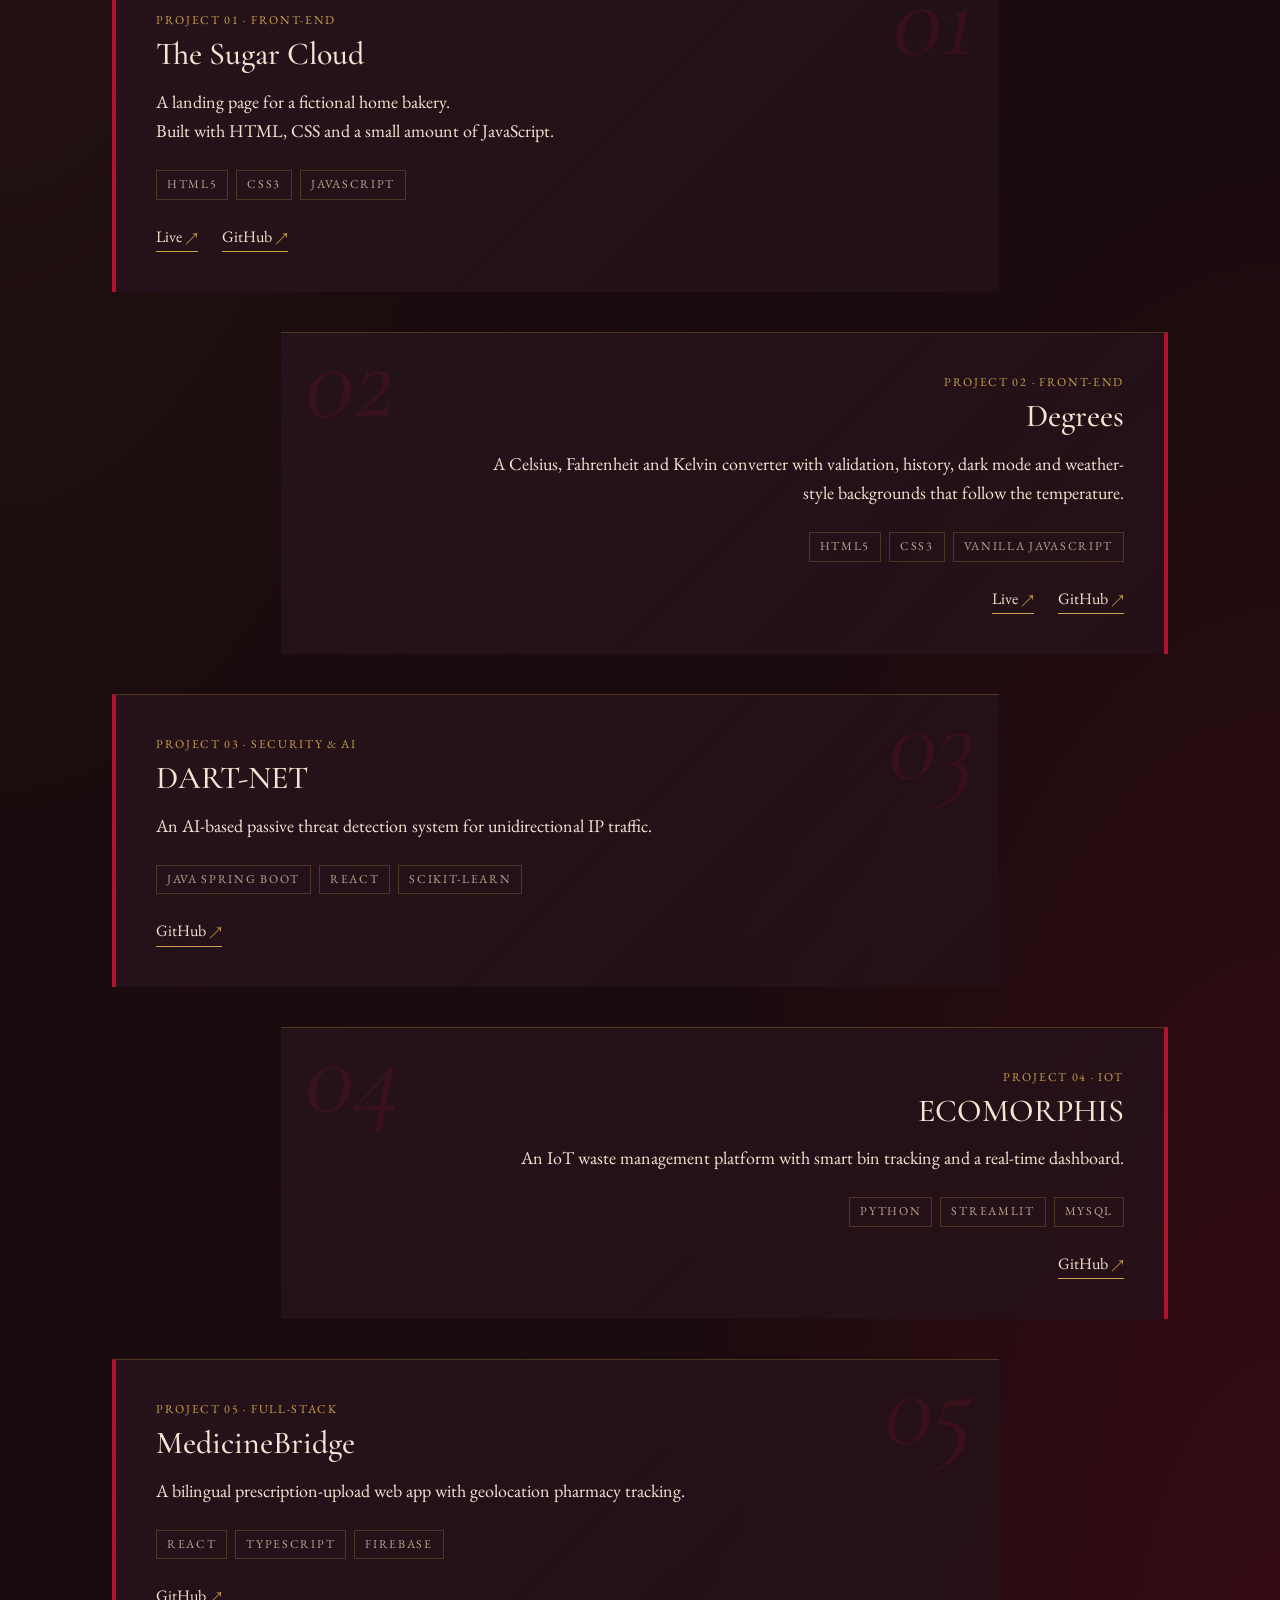
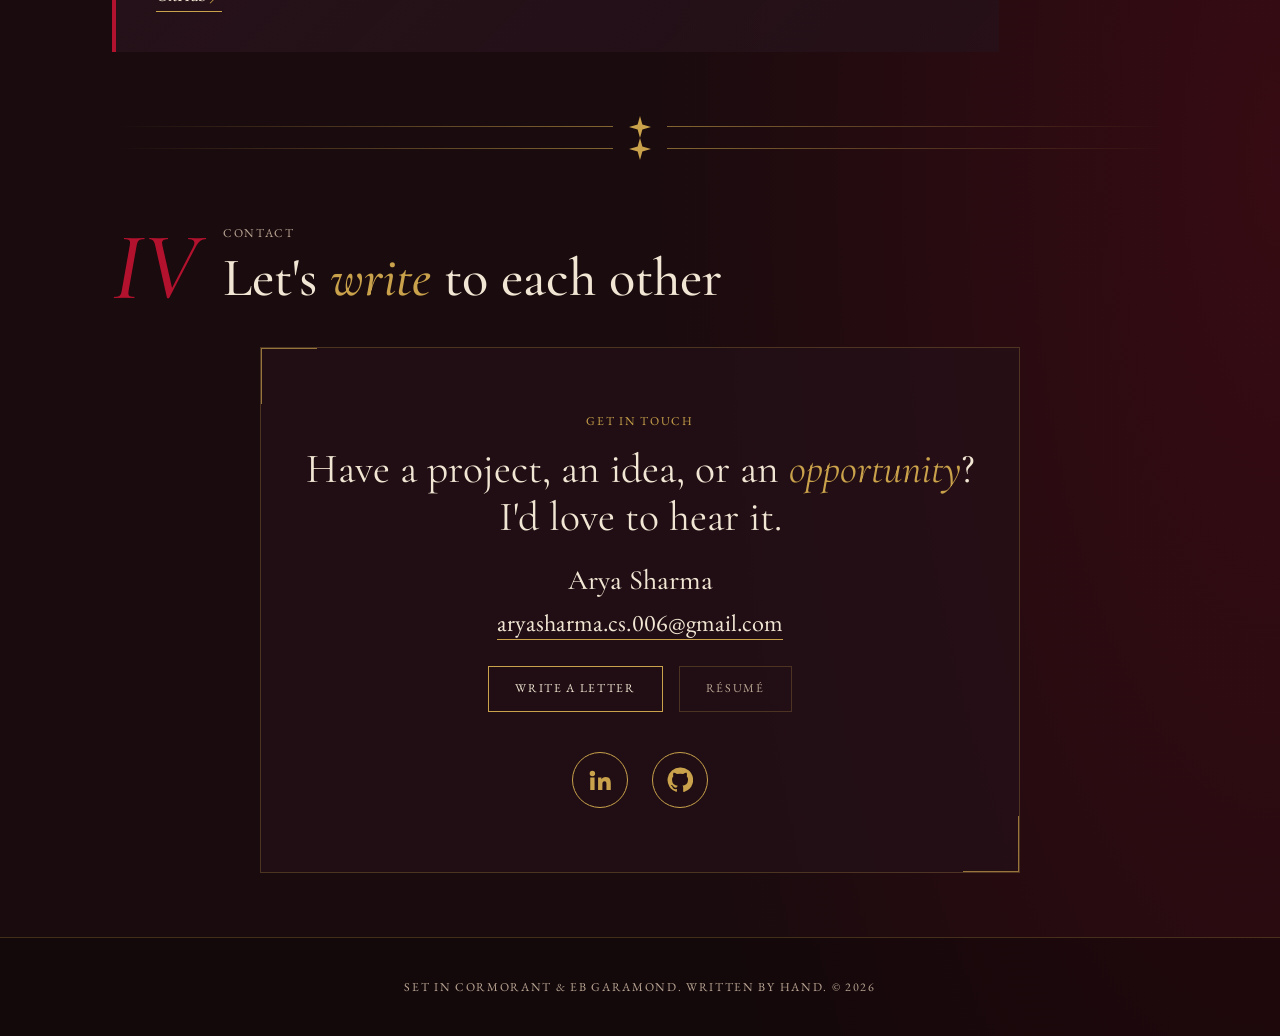
<file: WebDev-L1-Portfolio/index.html>
<!DOCTYPE html>
<html lang="en">
<head>
<meta charset="utf-8">
<meta name="viewport" content="width=device-width, initial-scale=1">
<title>Arya Sharma — Portfolio</title>
<meta name="description" content="Portfolio of Arya Sharma, web developer and B.Tech Cybersecurity student at LNCTS Bhopal.">
<meta name="theme-color" content="#1A0B0E">
<link rel="preconnect" href="https://fonts.googleapis.com">
<link rel="preconnect" href="https://fonts.gstatic.com" crossorigin>
<link href="https://fonts.googleapis.com/css2?family=Cormorant+Garamond:ital,wght@0,400;0,500;0,600;0,700;1,400;1,500;1,600&family=EB+Garamond:ital,wght@0,400;0,500;1,400&display=swap" rel="stylesheet">
<link rel="stylesheet" href="style.css">
<script>document.documentElement.className += ' js';</script>
</head>
<body>

<a class="skip" href="#about">Skip to content</a>

<header class="nav" id="nav">
  <div class="nav__inner">
    <a class="nav__brand" href="#top" aria-label="Arya Sharma, back to top">A<em>S</em></a>
    <button class="nav__toggle" id="navToggle" aria-expanded="false" aria-controls="navLinks">
      <span class="label">Menu</span>
    </button>
    <nav class="nav__links" id="navLinks" aria-label="Primary">
      <a href="#about"><span class="num">I</span> About</a>
      <a href="#skills"><span class="num">II</span> Skills</a>
      <a href="#projects"><span class="num">III</span> Projects</a>
      <a href="#contact"><span class="num">IV</span> Contact</a>
    </nav>
  </div>
</header>

<main id="top">

<!-- HERO -->
<section class="hero">
  <div class="hero__glow" aria-hidden="true"></div>
  <svg class="flower" viewBox="0 0 200 320" aria-hidden="true"><g fill="none" stroke="#C9A24B" stroke-width="1.2" stroke-linecap="round"><path d="M100 318 C96 250 104 190 100 120"/><path d="M100 250 C70 230 50 210 40 180 C70 190 90 210 100 250Z" fill="#7A0C1E" fill-opacity=".5"/><path d="M100 210 C130 190 152 170 160 140 C130 150 108 170 100 210Z" fill="#7A0C1E" fill-opacity=".5"/><g transform="translate(100 100)" fill="#B3122E" fill-opacity=".55"><ellipse rx="14" ry="34" cy="-30"/><ellipse rx="14" ry="34" cy="-30" transform="rotate(72)"/><ellipse rx="14" ry="34" cy="-30" transform="rotate(144)"/><ellipse rx="14" ry="34" cy="-30" transform="rotate(216)"/><ellipse rx="14" ry="34" cy="-30" transform="rotate(288)"/><circle r="9" fill="#C9A24B" fill-opacity=".8"/></g></g></svg>
  <div class="corner corner--tl" aria-hidden="true"></div><div class="corner corner--br" aria-hidden="true"></div>
  <div class="wrap hero__grid">
    <div class="hero__text">
      <p class="label reveal">Portfolio &middot; MMXXVI</p>
      <h1 class="reveal">Arya <em>Sharma</em></h1>
      <p class="hero__role reveal">Web developer &amp; <em>cybersecurity</em> student</p>
      <p class="hero__line reveal">I build interfaces, and the systems behind them, one careful line at a time.</p>
      <div class="hero__cta reveal">
        <a class="btn" href="#projects">See the work</a>
        <a class="btn btn--ghost" href="resume.pdf" target="_blank" rel="noopener">Résumé</a>
      </div>
      <p class="currently reveal"><span class="label">Currently</span>
        Web Development &amp; Designing Intern at Oasis Infobyte, and Campus Ambassador at Internshala.</p>
    </div>

    <figure class="hero__frame reveal" aria-label="Portrait of Arya Sharma">
      <div class="frame">
        <img src="images/portrait-hero.jpg" width="533" height="710" alt="Arya Sharma, head resting on her hand, in a denim shirt" fetchpriority="high">
      </div>
      <svg class="seal" viewBox="0 0 120 120" role="img" aria-label="AS monogram with an ink pen">
        <circle cx="60" cy="60" r="56" fill="#7A0C1E" stroke="#C9A24B" stroke-width="2"/>
        <circle cx="60" cy="60" r="48" fill="none" stroke="#C9A24B" stroke-width="1" stroke-dasharray="2 4"/>
        <text x="60" y="68" text-anchor="middle" font-family="Cormorant Garamond, serif" font-size="38" font-weight="600" fill="#F1E6D3">A<tspan font-style="italic" fill="#C9A24B">S</tspan></text>
        <path d="M30 96 L52 80 L56 84 L34 100 Z" fill="#C9A24B"/>
        <path d="M30 96 L28 102 L34 100 Z" fill="#F1E6D3"/>
        <path d="M70 94 q8 -6 20 -4" fill="none" stroke="#C9A24B" stroke-width="1.5" stroke-linecap="round"/>
      </svg>
    </figure>
  </div>
  <div class="wrap">
    <ul class="stats reveal">
      <li><strong>5</strong><span class="label">Projects built</span></li>
      <li><strong>4</strong><span class="label">Roles &amp; internships</span></li>
      <li><strong>50<em>/200</em></strong><span class="label">Hackathon rank, internal SIH</span></li>
      <li><strong>2028</strong><span class="label">B.Tech graduation</span></li>
    </ul>
  </div>
</section>

<div class="divider" aria-hidden="true"><span></span><svg viewBox="0 0 24 24" width="22" height="22"><path fill="#C9A24B" d="M12 0 L14.6 9.4 L24 12 L14.6 14.6 L12 24 L9.4 14.6 L0 12 L9.4 9.4 Z"/></svg><span></span></div>

<!-- I. ABOUT -->
<section class="section" id="about">
  <div class="wrap">
    <header class="section__head reveal">
      <span class="numeral">I</span>
      <div><p class="label">About me</p><h2>A student of <em>systems</em> and the web</h2></div>
    </header>

    <div class="about__grid">
      <figure class="about__photo reveal">
        <div class="frame frame--flat">
          <img src="images/portrait-about.jpg" width="612" height="783" alt="Arya Sharma standing in a denim shirt and jeans" loading="lazy">
        </div>
      </figure>

      <div class="about__body">
        <p class="lead reveal">I'm a B.Tech student in Computer Science and Engineering (Cybersecurity) at LNCTS Bhopal, expected to graduate in 2028. I build websites and web apps with HTML, CSS, JavaScript and React, and I have interned in web development and event management. Beyond code, I lead events and marketing for Google Developer Groups at LNCT.</p>

        <div class="cols">
          <div class="reveal">
            <h3 class="label">Experience</h3>
            <ul class="ledger">
              <li><strong>Web Development &amp; Designing Intern</strong><span>Oasis Infobyte, Remote &middot; Oct &ndash; Nov 2026</span></li>
              <li><strong>Campus Ambassador</strong><span>Internshala, Remote &middot; Sep 2026 &ndash; Present</span></li>
              <li><strong>Web Development &amp; Management Intern</strong><span>Sarasaniyam, Bhopal &middot; Jul &ndash; Oct 2026</span></li>
              <li><strong>Event Management Lead &amp; Marketing Member</strong><span>GDG LNCT, Bhopal &middot; Sep 2025 &ndash; Present</span></li>
            </ul>
          </div>
          <div class="reveal">
            <h3 class="label">Education &amp; honours</h3>
            <ul class="ledger">
              <li><strong>B.Tech, CSE (Cybersecurity)</strong><span>LNCTS Bhopal &middot; Expected 2028</span></li>
              <li><strong>Smart India Hackathon (Internal)</strong><span>Top 50 of 200 teams</span></li>
              <li><strong>FutureSkills Prime Gold Certificate</strong><span>Prompt Engineering</span></li>
              <li><strong>Job simulations</strong><span>ServiceNow Virtual Internship, Deloitte Cyber Security/Technology</span></li>
            </ul>
          </div>
        </div>

        <div class="craft">
          <div class="reveal"><span class="craft__n">i.</span><h3>Build</h3><p>Responsive websites and web apps in HTML, CSS, JavaScript and React.</p></div>
          <div class="reveal"><span class="craft__n">ii.</span><h3>Design</h3><p>Clean interfaces and thoughtful UI/UX, learned through my Oasis Infobyte programme.</p></div>
          <div class="reveal"><span class="craft__n">iii.</span><h3>Organise</h3><p>Hackathons and campus events, with promotional campaigns for outreach.</p></div>
        </div>
      </div>
    </div>
  </div>
</section>

<div class="divider" aria-hidden="true"><span></span><svg viewBox="0 0 24 24" width="22" height="22"><path fill="#C9A24B" d="M12 0 L14.6 9.4 L24 12 L14.6 14.6 L12 24 L9.4 14.6 L0 12 L9.4 9.4 Z"/></svg><span></span></div>

<!-- II. SKILLS -->
<section class="section" id="skills">
  <div class="wrap">
    <header class="section__head reveal">
      <span class="numeral">II</span>
      <div><p class="label">Skills</p><h2>An <em>index</em> of tools</h2></div>
    </header>

    <div class="index">
      <div class="reveal">
        <h3 class="label">Languages</h3>
        <ul class="skill-list">
          <li><span>HTML / CSS</span><i class="lv" data-l="3">strong</i></li>
          <li><span>JavaScript</span><i class="lv" data-l="3">strong</i></li>
          <li><span>TypeScript</span><i class="lv" data-l="2">comfortable</i></li>
          <li><span>Python</span><i class="lv" data-l="2">comfortable</i></li>
          <li><span>Java</span><i class="lv" data-l="2">comfortable</i></li>
          <li><span>SQL</span><i class="lv" data-l="2">comfortable</i></li>
          <li><span>C / C++</span><i class="lv" data-l="1">beginner</i></li>
        </ul>
      </div>
      <div class="reveal">
        <h3 class="label">Frameworks &amp; tools</h3>
        <ul class="skill-list">
          <li><span>React</span><i class="lv" data-l="2">comfortable</i></li>
          <li><span>Spring Boot</span><i class="lv" data-l="2">comfortable</i></li>
          <li><span>Firebase</span><i class="lv" data-l="2">comfortable</i></li>
          <li><span>Streamlit</span><i class="lv" data-l="2">comfortable</i></li>
          <li><span>Scikit-learn</span><i class="lv" data-l="2">comfortable</i></li>
          <li><span>MySQL</span><i class="lv" data-l="2">comfortable</i></li>
          <li><span>Tailwind CSS</span><i class="lv" data-l="1">beginner</i></li>
          <li><span>Git</span><i class="lv" data-l="1">beginner</i></li>
          <li><span>Docker</span><i class="lv" data-l="1">beginner</i></li>
          <li><span>Pandas</span><i class="lv" data-l="1">beginner</i></li>
          <li><span>PostgreSQL</span><i class="lv" data-l="1">beginner</i></li>
          <li><span>REST APIs</span><i class="lv" data-l="1">beginner</i></li>
          <li><span>WebSockets</span><i class="lv" data-l="1">beginner</i></li>
        </ul>
      </div>
    </div>
  </div>
</section>

<div class="divider" aria-hidden="true"><span></span><svg viewBox="0 0 24 24" width="22" height="22"><path fill="#C9A24B" d="M12 0 L14.6 9.4 L24 12 L14.6 14.6 L12 24 L9.4 14.6 L0 12 L9.4 9.4 Z"/></svg><span></span></div>

<!-- III. PROJECTS -->
<section class="section" id="projects">
  <div class="wrap">
    <header class="section__head reveal">
      <span class="numeral">III</span>
      <div><p class="label">Projects</p><h2>Selected <em>works</em></h2></div>
    </header>

    <div class="projects">

      <article class="project reveal">
        <p class="label gold">Project 01 &middot; Front-end</p>
        <h3>The Sugar Cloud</h3>
        <p class="project__desc">A landing page for a fictional home bakery.<br>Built with HTML, CSS and a small amount of JavaScript.</p>
        <ul class="tools"><li>HTML5</li><li>CSS3</li><li>JavaScript</li></ul>
        <p class="links">
          <a class="ulink" href="https://aryasharmacs006-cyber.github.io/OIBSIP/WebDev-L1-LandingPage/" target="_blank" rel="noopener">Live</a>
          <a class="ulink" href="https://github.com/aryasharmacs006-cyber/OIBSIP/tree/main/WebDev-L1-LandingPage" target="_blank" rel="noopener">GitHub</a>
        </p>
      </article>

      <article class="project reveal">
        <p class="label gold">Project 02 &middot; Front-end</p>
        <h3>Degrees</h3>
        <p class="project__desc">A Celsius, Fahrenheit and Kelvin converter with validation, history, dark mode and weather-style backgrounds that follow the temperature.</p>
        <ul class="tools"><li>HTML5</li><li>CSS3</li><li>Vanilla JavaScript</li></ul>
        <p class="links">
          <a class="ulink" href="https://aryasharmacs006-cyber.github.io/OIBSIP/WebDev-L1-TemperatureConverter/" target="_blank" rel="noopener">Live</a>
          <a class="ulink" href="https://github.com/aryasharmacs006-cyber/OIBSIP/tree/main/WebDev-L1-TemperatureConverter" target="_blank" rel="noopener">GitHub</a>
        </p>
      </article>

      <article class="project reveal">
        <p class="label gold">Project 03 &middot; Security &amp; AI</p>
        <h3>DART-NET</h3>
        <p class="project__desc">An AI-based passive threat detection system for unidirectional IP traffic.</p>
        <ul class="tools"><li>Java Spring Boot</li><li>React</li><li>Scikit-learn</li></ul>
        <p class="links">
          <a class="ulink" href="https://github.com/aryasharmacs006-cyber/DARTnet" target="_blank" rel="noopener">GitHub</a>
        </p>
      </article>

      <article class="project reveal">
        <p class="label gold">Project 04 &middot; IoT</p>
        <h3>ECOMORPHIS</h3>
        <p class="project__desc">An IoT waste management platform with smart bin tracking and a real-time dashboard.</p>
        <ul class="tools"><li>Python</li><li>Streamlit</li><li>MySQL</li></ul>
        <p class="links">
          <a class="ulink" href="https://github.com/aryasharmacs006-cyber/Ecomorphis-" target="_blank" rel="noopener">GitHub</a>
        </p>
      </article>

      <article class="project reveal">
        <p class="label gold">Project 05 &middot; Full-stack</p>
        <h3>MedicineBridge</h3>
        <p class="project__desc">A bilingual prescription-upload web app with geolocation pharmacy tracking.</p>
        <ul class="tools"><li>React</li><li>TypeScript</li><li>Firebase</li></ul>
        <p class="links">
          <a class="ulink" href="https://github.com/aryasharmacs006-cyber/Bitbybit" target="_blank" rel="noopener">GitHub</a>
        </p>
      </article>

    </div>
  </div>
</section>

<div class="divider" aria-hidden="true"><span></span><svg viewBox="0 0 24 24" width="22" height="22"><path fill="#C9A24B" d="M12 0 L14.6 9.4 L24 12 L14.6 14.6 L12 24 L9.4 14.6 L0 12 L9.4 9.4 Z"/></svg><span></span></div>

<div class="divider" aria-hidden="true"><span></span><svg viewBox="0 0 24 24" width="22" height="22"><path fill="#C9A24B" d="M12 0 L14.6 9.4 L24 12 L14.6 14.6 L12 24 L9.4 14.6 L0 12 L9.4 9.4 Z"/></svg><span></span></div>

<!-- V. CONTACT -->
<section class="section" id="contact">
  <div class="wrap">
    <header class="section__head reveal">
      <span class="numeral">IV</span>
      <div><p class="label">Contact</p><h2>Let's <em>write</em> to each other</h2></div>
    </header>

    <div class="contact reveal">
      <span class="corner corner--tl" aria-hidden="true"></span><span class="corner corner--br" aria-hidden="true"></span>
      <p class="label gold">Get in touch</p>
      <p class="contact__big">Have a project, an idea, or an <em>opportunity</em>? I'd love to hear it.</p>
      <p class="contact__name">Arya Sharma</p>
      <p><a class="ulink contact__mail" href="mailto:aryasharma.cs.006@gmail.com">aryasharma.cs.006@gmail.com</a></p>
      <p class="contact__cta"><a class="btn" href="mailto:aryasharma.cs.006@gmail.com">Write a letter</a> <a class="btn btn--ghost" href="resume.pdf" target="_blank" rel="noopener">Résumé</a></p>
      <ul class="social">
        <li>
          <a href="https://www.linkedin.com/in/aryasharmacs006" target="_blank" rel="noopener" aria-label="LinkedIn">
            <svg viewBox="0 0 24 24" width="26" height="26" aria-hidden="true"><path fill="currentColor" d="M4.98 3.5a2.5 2.5 0 1 1 0 5 2.5 2.5 0 0 1 0-5zM3 9.75h4v11.5H3V9.75zm6.5 0h3.83v1.57h.06c.53-1 1.84-2.07 3.78-2.07 4.04 0 4.78 2.66 4.78 6.12v5.88h-4v-5.2c0-1.24-.02-2.84-1.73-2.84-1.73 0-2 1.35-2 2.75v5.29h-4V9.75z"/></svg>
          </a>
        </li>
        <li>
          <a href="https://github.com/aryasharmacs006-cyber" target="_blank" rel="noopener" aria-label="GitHub">
            <svg viewBox="0 0 24 24" width="26" height="26" aria-hidden="true"><path fill="currentColor" d="M12 .5a11.5 11.5 0 0 0-3.64 22.41c.58.1.79-.25.79-.56v-2c-3.2.7-3.87-1.37-3.87-1.37-.52-1.33-1.28-1.69-1.28-1.69-1.04-.71.08-.7.08-.7 1.15.08 1.76 1.19 1.76 1.19 1.03 1.76 2.69 1.25 3.35.96.1-.75.4-1.25.73-1.54-2.55-.29-5.24-1.28-5.24-5.68 0-1.26.45-2.28 1.19-3.09-.12-.29-.52-1.46.11-3.04 0 0 .97-.31 3.17 1.18a11 11 0 0 1 5.77 0c2.2-1.49 3.17-1.18 3.17-1.18.63 1.58.23 2.75.11 3.04.74.81 1.19 1.83 1.19 3.09 0 4.41-2.69 5.38-5.25 5.67.41.36.78 1.06.78 2.14v3.17c0 .31.21.67.8.56A11.5 11.5 0 0 0 12 .5z"/></svg>
          </a>
        </li>
      </ul>
    </div>
  </div>
</section>

</main>

<footer class="footer">
  <div class="wrap">
    <p class="label">Set in Cormorant &amp; EB Garamond. Written by hand. &copy; <span id="year">2026</span></p>
  </div>
</footer>

<script src="script.js"></script>
</body>
</html>
</file>
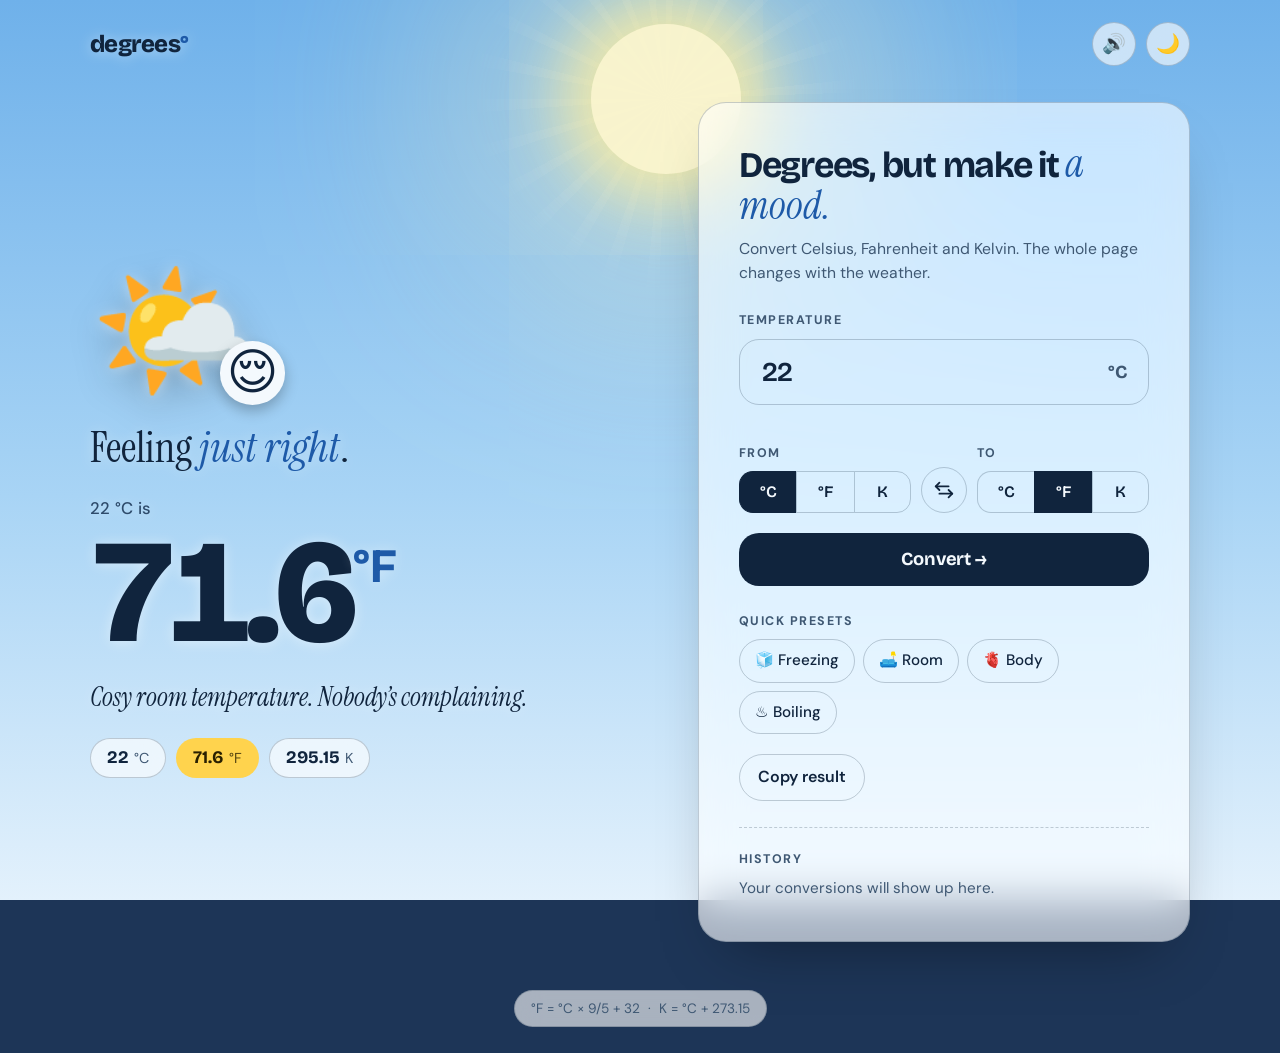
<file: WebDev-L1-TemperatureConverter/index.html>
<!DOCTYPE html>
<html lang="en" data-mood="mild" data-theme="light">
<head>
  <meta charset="UTF-8">
  <meta name="viewport" content="width=device-width, initial-scale=1">
  <title>Degrees — Temperature Converter</title>
  <meta name="description" content="A mood-shifting temperature converter for Celsius, Fahrenheit and Kelvin.">
  <link rel="icon" href="data:image/svg+xml,%3Csvg xmlns='http://www.w3.org/2000/svg' viewBox='0 0 64 64'%3E%3Crect width='64' height='64' rx='18' fill='%23C8663F'/%3E%3Ccircle cx='32' cy='32' r='13' fill='none' stroke='%23F4EDE4' stroke-width='6'/%3E%3C/svg%3E">
  <link rel="preconnect" href="https://fonts.googleapis.com">
  <link rel="preconnect" href="https://fonts.gstatic.com" crossorigin>
  <link href="https://fonts.googleapis.com/css2?family=Bricolage+Grotesque:opsz,wght@12..96,400..800&family=DM+Sans:wght@400;500;700&family=Instrument+Serif:ital@0;1&display=swap" rel="stylesheet">
  <link rel="stylesheet" href="style.css">
</head>
<body>

  <!-- Weather scene: sky, sun/moon, clouds and falling snow / embers, all driven by the temperature -->
  <div class="scene" aria-hidden="true">
    <div class="sky s-frozen"></div>
    <div class="sky s-chilly"></div>
    <div class="sky s-mild"></div>
    <div class="sky s-warm"></div>
    <div class="sky s-hot"></div>
    <div class="sky s-boiling"></div>
    <div class="shade"></div>
    <div class="stars"></div>
    <div class="rays"></div>
    <div class="sun"></div>
    <div class="clouds">
      <i class="cl cl1"></i><i class="cl cl2"></i><i class="cl cl3"></i>
      <i class="cl cl4"></i><i class="cl cl5"></i><i class="cl cl6"></i>
    </div>
    <div class="fog"></div>
    <div class="glow"></div>
    <canvas id="fx"></canvas>
  </div>

  <header class="top">
    <a class="logo" href="./" aria-label="Degrees — temperature converter">degrees<span>°</span></a>
    <div class="top-actions">
      <button type="button" class="icon-btn" id="soundBtn" aria-pressed="true" aria-label="Sound on" title="Click sound">🔊</button>
      <button type="button" class="icon-btn" id="themeBtn" aria-pressed="false" aria-label="Switch to dark mode" title="Dark mode">🌙</button>
    </div>
  </header>

  <main class="stage">

    <!-- ===== Poster / result ===== -->
    <section class="poster" aria-labelledby="moodLine">
      <div class="emoji-wrap" aria-hidden="true">
        <span class="weather" id="weatherEmoji">🌤️</span>
        <span class="face" id="faceEmoji">😌</span>
      </div>

      <p class="mood-line" id="moodLine">Feeling <em id="moodWord">just right</em>.</p>

      <p class="from-line" id="fromLine">22 °C is</p>
      <p class="readout" aria-hidden="true"><span class="num" id="bigNumber">71.6</span><span class="unit" id="bigUnit">°F</span></p>
      <p class="sr-only" id="srResult" aria-live="polite"></p>

      <p class="fact" id="fact">Cosy room temperature. Nobody's complaining.</p>

      <ul class="all-units" id="allUnits" aria-label="All units">
        <li data-u="C"><span class="v" id="vC">22</span><span class="s">°C</span></li>
        <li data-u="F"><span class="v" id="vF">71.6</span><span class="s">°F</span></li>
        <li data-u="K"><span class="v" id="vK">295.15</span><span class="s">K</span></li>
      </ul>
    </section>

    <!-- ===== Controls ===== -->
    <section class="panel" aria-labelledby="title">
      <h1 id="title">Degrees, but make it <em>a mood.</em></h1>
      <p class="panel-sub">Convert Celsius, Fahrenheit and Kelvin. The whole page changes with the weather.</p>

      <form id="form" novalidate autocomplete="off">
        <label class="field-label" for="value">Temperature</label>
        <div class="input-wrap" id="inputWrap">
          <input id="value" name="value" type="text" inputmode="decimal" value="22" placeholder="e.g. 36.6" aria-describedby="error" aria-invalid="false" spellcheck="false">
          <span class="input-unit" id="inputUnit" aria-hidden="true">°C</span>
        </div>
        <p class="error" id="error" role="alert"></p>

        <div class="units-row">
          <fieldset class="seg" id="fromSeg">
            <legend>From</legend>
            <label><input type="radio" name="from" value="C" checked><span>°C</span></label>
            <label><input type="radio" name="from" value="F"><span>°F</span></label>
            <label><input type="radio" name="from" value="K"><span>K</span></label>
          </fieldset>

          <button type="button" class="swap" id="swapBtn" aria-label="Swap units" title="Swap units">
            <svg viewBox="0 0 24 24" width="22" height="22" fill="none" stroke="currentColor" stroke-width="2" stroke-linecap="round" stroke-linejoin="round" aria-hidden="true"><path d="M7 4 3 8l4 4"/><path d="M3 8h14"/><path d="m17 20 4-4-4-4"/><path d="M21 16H7"/></svg>
          </button>

          <fieldset class="seg" id="toSeg">
            <legend>To</legend>
            <label><input type="radio" name="to" value="C"><span>°C</span></label>
            <label><input type="radio" name="to" value="F" checked><span>°F</span></label>
            <label><input type="radio" name="to" value="K"><span>K</span></label>
          </fieldset>
        </div>

        <button type="submit" class="convert" id="convertBtn">Convert <span aria-hidden="true">→</span></button>
      </form>

      <div class="presets" aria-label="Quick presets">
        <p class="field-label">Quick presets</p>
        <div class="chips">
          <button type="button" class="chip" data-c="0"><span aria-hidden="true">🧊</span> Freezing</button>
          <button type="button" class="chip" data-c="22"><span aria-hidden="true">🛋️</span> Room</button>
          <button type="button" class="chip" data-c="37"><span aria-hidden="true">🫀</span> Body</button>
          <button type="button" class="chip" data-c="100"><span aria-hidden="true">♨️</span> Boiling</button>
        </div>
      </div>

      <div class="actions">
        <button type="button" class="ghost" id="copyBtn">Copy result</button>
      </div>

      <div class="history" id="historyBox">
        <div class="history-head">
          <p class="field-label">History</p>
          <button type="button" class="link" id="clearBtn" hidden>Clear</button>
        </div>
        <p class="history-empty" id="historyEmpty">Your conversions will show up here.</p>
        <ol class="history-list" id="historyList"></ol>
      </div>
    </section>
  </main>

  <footer class="foot">
    <p>°F = °C × 9/5 + 32 &nbsp;·&nbsp; K = °C + 273.15</p>
  </footer>

  <div class="toast" id="toast" role="status" aria-live="polite"></div>

  <noscript><p class="noscript">This converter needs JavaScript to do its maths. Please enable it and refresh.</p></noscript>
  <script src="script.js"></script>
</body>
</html>
</file>
<file: WebDev-L1-LandingPage/style.css>
/* ==========================================================
   The Sugar Cloud — landing page
   Soft scrapbook + dreamy pastel · gingham · hand-drawn bits
   ========================================================== */

:root {
  /* palette */
  --cream: #FFF8EE;
  --paper: #FFFDF7;
  --pink: #F9C6D4;
  --pink-d: #F28BA8;
  --pink-rgb: 249, 198, 212;
  --blue: #BFE3F5;
  --blue-d: #7CBFE3;
  --blue-rgb: 164, 214, 238;
  --mint: #CDEBD3;
  --mint-d: #8FC79E;
  --mint-rgb: 160, 214, 175;
  --butter: #FFEFB5;
  --ink: #4A3338;
  --ink-soft: #7A5F63;

  /* type */
  --serif: "Fraunces", "Iowan Old Style", Georgia, serif;
  --sans: "DM Sans", system-ui, -apple-system, "Segoe UI", sans-serif;
  --hand: "Gaegu", "Bradley Hand", "Segoe Print", "Comic Sans MS", cursive;

  --nav-h: 76px;
  --radius: 28px;
  --ease: cubic-bezier(.2, .7, .2, 1);
}

*, *::before, *::after { box-sizing: border-box; }
html { scroll-behavior: smooth; -webkit-text-size-adjust: 100%; }
body {
  margin: 0;
  background: var(--cream);
  color: var(--ink);
  font-family: var(--sans);
  font-size: 1.0625rem;
  line-height: 1.65;
  overflow-x: hidden;
}
img, svg { display: block; max-width: 100%; }
h1, h2, h3, p, figure, blockquote, dl, dd, ul, ol { margin: 0; padding: 0; }
ul, ol { list-style: none; }
a { color: inherit; text-decoration: none; }
section[id] { scroll-margin-top: calc(var(--nav-h) - 8px); }

h1, h2, h3 { font-family: var(--serif); font-weight: 500; line-height: 1.08; letter-spacing: -.01em; }
h1 { font-size: clamp(2.9rem, 7.2vw, 5.6rem); }
h2 { font-size: clamp(2rem, 4.4vw, 3.3rem); }
h3 { font-size: 1.35rem; }
em { font-style: italic; color: var(--pink-d); }
.hand { font-family: var(--hand); font-weight: 700; letter-spacing: .01em; }
.eyebrow { font-size: 1.45rem; color: var(--ink-soft); line-height: 1.2; margin-bottom: .6rem; }
.fine { font-size: .9rem; color: var(--ink-soft); text-align: center; margin-top: 2rem; }

.container { width: min(1160px, 100% - 40px); margin-inline: auto; }
.section { padding-block: clamp(72px, 10vw, 130px); position: relative; }
.section-head { text-align: center; max-width: 680px; margin: 0 auto clamp(40px, 6vw, 72px); }
.section-head.left { text-align: left; margin: 0; }
.section-sub { color: var(--ink-soft); margin-top: 1rem; }

.skip { position: absolute; left: -999px; top: 8px; background: var(--ink); color: var(--cream); padding: 8px 14px; border-radius: 999px; z-index: 2000; }
.skip:focus { left: 8px; }
:focus-visible { outline: 3px solid var(--blue-d); outline-offset: 3px; border-radius: 6px; }

/* ---------- gingham ---------- */
.gingham {
  --g: var(--pink-rgb);
  background-color: var(--paper);
  background-image:
    linear-gradient(90deg, rgba(var(--g), .55) 50%, transparent 50%),
    linear-gradient(rgba(var(--g), .55) 50%, transparent 50%);
  background-size: 34px 34px;
}
.g-pink  { --g: var(--pink-rgb); }
.g-blue  { --g: var(--blue-rgb); }
.g-green { --g: var(--mint-rgb); }

/* ---------- scalloped top edge ---------- */
.scallop { background: var(--sec-bg, var(--cream)); }
.scallop::before {
  content: "";
  position: absolute; left: 0; right: 0; top: 0;
  height: 11px; transform: translateY(-99%);
  background: radial-gradient(circle at 50% 100%, var(--sec-bg) 10.5px, transparent 11px) 0 0 / 22px 11px repeat-x;
  pointer-events: none;
}

/* ---------- hand-drawn wobble on illustrations ---------- */
.ill { filter: url(#wobble); overflow: visible; }

/* ---------- buttons ---------- */
.btn {
  --bg: var(--pink); --bg-h: var(--blue);
  display: inline-flex; align-items: center; justify-content: center;
  padding: .85rem 1.7rem;
  border-radius: 999px; border: 2px solid var(--ink);
  font: 700 1rem/1 var(--sans);
  background: var(--bg); color: var(--ink);
  box-shadow: 3px 4px 0 var(--ink);
  transition: transform .25s var(--ease), box-shadow .25s var(--ease), background-color .3s;
  cursor: pointer;
}
.btn:hover { background: var(--bg-h); transform: translate(2px, 3px); box-shadow: 1px 1px 0 var(--ink); }
.btn-ghost { --bg: var(--paper); --bg-h: var(--butter); }
.cta-row { display: flex; flex-wrap: wrap; gap: 14px; }

/* underline-draw link */
.link-draw { position: relative; display: inline-block; font-weight: 500; padding-bottom: 5px; }
.link-draw::after {
  content: ""; position: absolute; left: 0; right: 0; bottom: 0; height: 6px;
  background: url("data:image/svg+xml,%3Csvg xmlns='http://www.w3.org/2000/svg' width='14' height='6' viewBox='0 0 14 6'%3E%3Cpath d='M0 3 Q3.5 0 7 3 T14 3' fill='none' stroke='%23F28BA8' stroke-width='1.8' stroke-linecap='round'/%3E%3C/svg%3E") repeat-x left center / 14px 6px;
  clip-path: inset(0 100% 0 0);
  transition: clip-path .45s var(--ease);
}
.link-draw:hover::after, .link-draw:focus-visible::after { clip-path: inset(0 0 0 0); }

/* ---------- loader ---------- */
.loader {
  position: fixed; inset: 0; z-index: 3000;
  display: grid; place-items: center;
  background-color: var(--paper);
  background-image:
    linear-gradient(90deg, rgba(var(--pink-rgb), .55) 50%, transparent 50%),
    linear-gradient(rgba(var(--pink-rgb), .55) 50%, transparent 50%);
  background-size: 40px 40px;
  transition: transform .9s cubic-bezier(.7, 0, .2, 1), visibility 0s .9s;
}
html:not(.js) .loader { display: none; }
html.loaded .loader { transform: translateY(-101%); visibility: hidden; }
.loader::after {
  content: ""; position: absolute; left: 0; right: 0; top: 100%; height: 11px;
  background: radial-gradient(circle at 50% 0, var(--paper) 10.5px, transparent 11px) 0 0 / 22px 11px repeat-x;
}
.loader-inner { display: grid; justify-items: center; gap: 10px; background: var(--paper); padding: 28px 40px 30px; border-radius: 34px; border: 2px solid var(--ink); box-shadow: 5px 6px 0 var(--ink); }
.loader-puff { width: 110px; height: 110px; animation: bounce .9s ease-in-out infinite; }
.loader .hand { font-size: 1.5rem; }
.loader-bar { width: 180px; height: 12px; border: 2px solid var(--ink); border-radius: 999px; overflow: hidden; background: var(--cream); }
.loader-bar span { display: block; height: 100%; width: 0; background: var(--pink-d); animation: fill 1.4s var(--ease) forwards; }
html.js:not(.loaded) body { overflow: hidden; }
@keyframes bounce { 0%, 100% { transform: translateY(0) scale(1, 1); } 45% { transform: translateY(-14px) scale(.98, 1.03); } 90% { transform: translateY(0) scale(1.05, .94); } }
@keyframes fill { to { width: 100%; } }

/* ---------- navigation ---------- */
.nav-wrap { position: sticky; top: 0; z-index: 900; padding: 12px 16px 0; pointer-events: none; }
.nav {
  pointer-events: auto;
  max-width: 1160px; margin: 0 auto;
  display: flex; align-items: center; justify-content: space-between; gap: 16px;
  padding: 8px 10px 8px 18px;
  background: rgba(255, 253, 247, .86);
  backdrop-filter: blur(12px); -webkit-backdrop-filter: blur(12px);
  border: 2px solid var(--ink); border-radius: 999px;
  box-shadow: 3px 4px 0 var(--ink);
  position: relative;
}
.brand { display: inline-flex; align-items: center; gap: 10px; font: 600 1.2rem/1 var(--serif); white-space: nowrap; }
.brand-cloud { width: 38px; height: 38px; flex: none; filter: url(#wobble); }
.nav-links { display: flex; align-items: center; gap: 4px; }
.nav-links a { display: block; padding: .55rem .95rem; border-radius: 999px; font-weight: 500; font-size: .98rem; position: relative; transition: background-color .3s, color .3s; }
.nav-links a:hover { background: var(--blue); }
.nav-links a.active { background: var(--butter); }
.nav-links a.nav-cta { background: var(--pink); border: 2px solid var(--ink); padding: .45rem 1.1rem; margin-left: 6px; }
.nav-links a.nav-cta:hover { background: var(--mint); }
.nav-toggle { display: none; }

/* ---------- reveal on scroll ---------- */
.js .reveal { opacity: 0; transform: translateY(28px); transition: opacity .8s var(--ease) var(--d, 0s), transform .8s var(--ease) var(--d, 0s); }
.js .reveal.in { opacity: 1; transform: none; }

/* ---------- hero ---------- */
.hero { position: relative; overflow: hidden; margin-top: calc(-1 * var(--nav-h)); padding: calc(var(--nav-h) + clamp(30px, 6vw, 70px)) 0 clamp(60px, 8vw, 110px); background: linear-gradient(180deg, #CDEAF8 0%, #E6F4FA 48%, var(--cream) 100%); }
.sky { position: absolute; inset: 0; pointer-events: none; }
.cloud { position: absolute; color: #fff; opacity: .9; animation: drift linear infinite; }
.c1 { width: 240px; height: 140px; top: 14%; left: -260px; animation-duration: 90s; }
.c2 { width: 170px; height: 100px; top: 52%; left: -200px; animation-duration: 120s; animation-delay: -50s; opacity: .7; }
.c3 { width: 300px; height: 175px; top: 4%; left: -320px; animation-duration: 150s; animation-delay: -100s; opacity: .6; }
@keyframes drift { to { transform: translateX(calc(100vw + 600px)); } }

.hero-grid { position: relative; display: grid; grid-template-columns: 1.05fr .95fr; gap: clamp(30px, 5vw, 70px); align-items: center; }
.hero-copy h1 { margin-bottom: 1.4rem; }
.lede { font-size: 1.2rem; color: var(--ink-soft); max-width: 30em; margin-bottom: 2rem; }
.hero-note { display: flex; align-items: center; gap: 8px; margin-top: 1.8rem; font-size: 1.35rem; color: var(--ink-soft); }
.note-arrow { width: 54px; height: 36px; transform: rotate(-12deg) scaleY(-1); }

.hero-art, .story-art { position: relative; container-type: inline-size; aspect-ratio: 1 / 1.1; width: 100%; max-width: 560px; justify-self: center; }
.blanket { position: absolute; border-radius: 30px; border: 2px solid var(--ink); box-shadow: 5px 6px 0 var(--ink); }
.hero-art .blanket { inset: 6% 4% 4% 8%; transform: rotate(-3deg); }

/* polaroids */
.polaroid { position: absolute; width: 44%; background: var(--paper); padding: 2.6cqw 2.6cqw 1.2cqw; border: 2px solid var(--ink); border-radius: 6px; box-shadow: 4px 5px 0 rgba(74, 51, 56, .9); transition: transform .35s var(--ease), box-shadow .35s var(--ease); will-change: transform; }
.polaroid figcaption { font-size: 4.6cqw; text-align: center; padding: 1.2cqw 0 .6cqw; line-height: 1.1; color: var(--ink); }
.photo { position: relative; aspect-ratio: 1; border-radius: 3px; overflow: hidden; display: grid; place-items: center; border: 1.5px solid rgba(74, 51, 56, .25); }
.photo .ill { width: 72%; height: 72%; }
.photo img { position: absolute; inset: 0; width: 100%; height: 100%; object-fit: cover; }
.ph-pink { background: var(--pink); } .ph-blue { background: var(--blue); } .ph-mint { background: var(--mint); } .ph-butter { background: var(--butter); }

.p1 { left: 2%; top: 2%; --rot: -6deg; transform: rotate(var(--rot)); }
.p2 { right: 2%; top: 20%; --rot: 5deg; transform: rotate(var(--rot)); }
.p3 { left: 12%; top: 52%; --rot: -2.5deg; transform: rotate(var(--rot)); }

.sticker { position: absolute; right: 6%; bottom: 3%; width: 22cqw; height: 22cqw; border-radius: 50%; background: var(--butter); border: 2px solid var(--ink); display: grid; place-items: center; text-align: center; font-size: 5cqw; line-height: .98; transform: rotate(12deg); box-shadow: 3px 4px 0 var(--ink); }
.deco { position: absolute; pointer-events: none; }
.sp1 { width: 8cqw; height: 8cqw; color: #fff; right: 2%; top: 2%; animation: twinkle 3.2s ease-in-out infinite; }
.sp2 { width: 5cqw; height: 5cqw; color: var(--pink-d); left: 0; top: 52%; animation: twinkle 4s ease-in-out infinite .8s; }
.fl1 { width: 12cqw; height: 12cqw; left: -2%; bottom: 8%; transform: rotate(-14deg); }
@keyframes twinkle { 0%, 100% { transform: scale(1) rotate(0); opacity: 1; } 50% { transform: scale(.6) rotate(20deg); opacity: .6; } }

/* ---------- ribbon ---------- */
.ribbon { overflow: hidden; border-block: 2px solid var(--ink); padding-block: 14px; }
.ribbon-track { display: flex; align-items: center; gap: 26px; width: max-content; font: 700 1.6rem/1 var(--hand); color: var(--ink); animation: marquee 38s linear infinite; }
.ribbon-track span { background: var(--paper); padding: 4px 16px; border-radius: 999px; border: 1.5px solid var(--ink); white-space: nowrap; }
.ribbon-track svg { width: 22px; height: 22px; color: var(--pink-d); flex: none; }
.ribbon:hover .ribbon-track { animation-play-state: paused; }
@keyframes marquee { to { transform: translateX(-50%); } }

/* ---------- products ---------- */
.product-grid { display: grid; grid-template-columns: repeat(4, 1fr); gap: 24px; perspective: 1000px; }
.product {
  --c: var(--pink); --c2: var(--blue);
  position: relative; display: flex; flex-direction: column;
  background: var(--paper); border: 2px solid var(--ink); border-radius: var(--radius);
  padding: 14px 14px 22px; box-shadow: 4px 5px 0 var(--ink);
  transition: background-color .4s, box-shadow .3s;
}
.product-art { position: relative; aspect-ratio: 4 / 4.2; border-radius: 18px; background: var(--c); display: grid; place-items: center; overflow: hidden; margin-bottom: 18px; transition: background-color .4s; border: 1.5px solid rgba(74, 51, 56, .3); }
.product-art .ill { width: 64%; height: 64%; transition: transform .5s var(--ease); }
.product-art img { position: absolute; inset: 0; width: 100%; height: 100%; object-fit: cover; }
.product:hover .product-art { background: var(--c2); }
.product:hover .product-art .ill { transform: scale(1.08) rotate(-4deg); }
.product h3 { padding-inline: 8px; margin-bottom: .45rem; }
.product p { padding-inline: 8px; color: var(--ink-soft); font-size: .98rem; line-height: 1.5; flex: 1; }
.tag { position: absolute; top: 24px; left: 24px; background: var(--paper); border: 1.5px solid var(--ink); border-radius: 999px; padding: 1px 12px 0; font-size: 1.1rem; transform: rotate(-4deg); z-index: 2; }
.product-foot { display: flex; align-items: center; justify-content: space-between; padding: 18px 8px 0; }
.price { font: 600 1.25rem/1 var(--serif); }

/* ---------- story ---------- */
.story { --sec-bg: var(--mint); background: var(--mint); }
.story-grid { display: grid; grid-template-columns: 1fr 1fr; gap: clamp(36px, 6vw, 90px); align-items: center; }
.story-copy h2 { margin-bottom: 1.4rem; font-size: clamp(1.9rem, 3.8vw, 2.9rem); }
.story-copy p + p { margin-top: 1rem; }
.story-copy p { color: #5E4A4D; }
.signature { margin-top: 1.6rem !important; font-size: 1.7rem; color: var(--ink) !important; }
.story-art .blanket { inset: 8% 6% 6% 6%; transform: rotate(2.5deg); }
.polaroid.s1 { width: 46%; left: 3%; top: 4%; --rot: -5deg; transform: rotate(var(--rot)); }
.polaroid.s2 { width: 46%; right: 3%; top: 41%; --rot: 4deg; transform: rotate(var(--rot)); }
.fl2 { width: 13cqw; height: 13cqw; left: 6%; bottom: 8%; transform: rotate(10deg); }
.story-art .polaroid::before { /* washi tape */
  content: ""; position: absolute; top: -13px; left: 50%; width: 38%; height: 24px; transform: translateX(-50%) rotate(-3deg);
  background: repeating-linear-gradient(45deg, rgba(var(--pink-rgb), .9) 0 8px, rgba(255, 255, 255, .7) 8px 16px); opacity: .9; border-left: 2px dotted rgba(74, 51, 56, .25); border-right: 2px dotted rgba(74, 51, 56, .25);
}

/* ---------- process ---------- */
.process { background: var(--cream); }
.steps { display: grid; grid-template-columns: repeat(4, 1fr); gap: 28px; counter-reset: s; position: relative; }
.steps::before { content: ""; position: absolute; left: 12%; right: 12%; top: 70px; border-top: 3px dashed rgba(74, 51, 56, .28); z-index: 0; }
.step { position: relative; z-index: 1; text-align: center; padding: 0 6px; }
.step-ill { width: 120px; height: 120px; margin: 0 auto 18px; background: var(--paper); border: 2px solid var(--ink); border-radius: 50%; padding: 18px; box-shadow: 3px 4px 0 var(--ink); transition: transform .4s var(--ease), background-color .3s; }
.step:nth-child(1) .step-ill { background: var(--blue); } .step:nth-child(2) .step-ill { background: var(--butter); } .step:nth-child(3) .step-ill { background: var(--mint); } .step:nth-child(4) .step-ill { background: var(--pink); }
.step:hover .step-ill { transform: rotate(-6deg) scale(1.05); }
.step-num { display: block; font-size: 1.6rem; color: var(--pink-d); margin-bottom: 4px; }
.step h3 { margin-bottom: .5rem; }
.step p { color: var(--ink-soft); font-size: .98rem; line-height: 1.55; }
.step-ill { filter: url(#wobble); }

/* ---------- menu ---------- */
.menu { --sec-bg: var(--blue); background: var(--blue); }
.menu-card { max-width: 980px; margin: 0 auto; background: var(--paper); border: 2px solid var(--ink); border-radius: var(--radius); padding: clamp(26px, 5vw, 54px) clamp(26px, 5vw, 54px) clamp(46px, 6vw, 66px); box-shadow: 6px 7px 0 var(--ink); position: relative; }
.menu-card::before { content: ""; position: absolute; inset: 10px; border: 2px dashed rgba(74, 51, 56, .25); border-radius: 20px; pointer-events: none; }
.menu-cols { display: grid; grid-template-columns: 1fr 1fr; gap: clamp(28px, 5vw, 64px); position: relative; }
.menu h3.hand { font-size: 2rem; color: var(--pink-d); margin-bottom: 14px; font-weight: 700; }
.menu-list li { display: flex; align-items: baseline; gap: 8px; padding: 10px 0; }
.menu-list .item { display: grid; line-height: 1.3; }
.menu-list b { font-weight: 700; font-size: 1.02rem; }
.menu-list small { color: var(--ink-soft); font-size: .86rem; }
.menu-list .dots { flex: 1; border-bottom: 2px dotted rgba(74, 51, 56, .35); min-width: 14px; transform: translateY(-5px); }
.menu-list .price { font-size: 1.1rem; }
.menu-boxes { margin-top: clamp(22px, 4vw, 36px); position: relative; }
.menu-boxes .menu-list { display: grid; grid-template-columns: 1fr 1fr; gap: 0 clamp(28px, 5vw, 64px); }
.menu-corner { position: absolute; right: 26px; bottom: 16px; margin: 0; font-size: 1.05rem; line-height: 1; color: var(--ink-soft); }

/* ---------- reviews ---------- */
.reviews { background: var(--cream); }
.notes { display: grid; grid-template-columns: repeat(3, 1fr); gap: 28px; perspective: 1000px; align-items: start; }
.note { --r: 0deg; position: relative; padding: 36px 28px 26px; border: 2px solid var(--ink); border-radius: 6px 6px 22px 6px; box-shadow: 4px 5px 0 var(--ink); transform: rotate(var(--r)); transition: background-color .35s, box-shadow .3s; }
.note::before { content: ""; position: absolute; top: -12px; left: 50%; width: 80px; height: 24px; transform: translateX(-50%) rotate(2deg); background: rgba(255, 255, 255, .6); border: 1.5px solid rgba(74, 51, 56, .2); }
.n-pink { background: var(--pink); } .n-blue { background: var(--blue); } .n-butter { background: var(--butter); }
.n-pink:hover { background: #FAD4DF; } .n-blue:hover { background: #D2ECF8; } .n-butter:hover { background: #FFF5CF; }
.note blockquote { font: 400 1.18rem/1.5 var(--serif); margin-bottom: 18px; }
.note figcaption { font-weight: 700; font-size: .95rem; display: grid; }
.note figcaption span { font-weight: 400; color: var(--ink-soft); font-size: .88rem; }
.js .reveal.note.in { transform: rotate(var(--r)); }

/* ---------- faq ---------- */
.faq { --sec-bg: var(--pink); background: var(--pink); }
.faq-grid { display: grid; grid-template-columns: .8fr 1.2fr; gap: clamp(30px, 6vw, 90px); align-items: start; }
.faq-list { display: grid; gap: 14px; }
.faq-item { background: var(--paper); border: 2px solid var(--ink); border-radius: 20px; padding: 0 22px; box-shadow: 3px 4px 0 var(--ink); transition: background-color .3s; }
.faq-item:hover { background: #fff; }
.faq-item summary { list-style: none; cursor: pointer; display: flex; justify-content: space-between; align-items: center; gap: 16px; padding: 18px 0; font: 500 1.15rem/1.3 var(--serif); }
.faq-item summary::-webkit-details-marker { display: none; }
.faq-item summary::after { content: "+"; flex: none; width: 32px; height: 32px; display: grid; place-items: center; border-radius: 50%; background: var(--butter); border: 1.5px solid var(--ink); font: 500 1.3rem/1 var(--sans); transition: transform .35s var(--ease), background-color .3s; }
.faq-item[open] summary::after { transform: rotate(45deg); background: var(--mint); }
.faq-item p { padding: 0 0 20px; color: var(--ink-soft); max-width: 36em; }

/* ---------- visit ---------- */
.visit { background: var(--cream); }
.visit-grid { display: grid; grid-template-columns: 1.05fr .95fr; gap: clamp(30px, 6vw, 80px); align-items: center; }
.visit-card h2 { margin-bottom: 1.8rem; }
.visit-info { display: grid; gap: 18px; margin-bottom: 2rem; }
.visit-info div { display: grid; grid-template-columns: 90px 1fr; gap: 14px; padding-bottom: 18px; border-bottom: 2px dotted rgba(74, 51, 56, .3); }
.visit-info dt { font: 700 1.4rem/1.2 var(--hand); color: var(--pink-d); }
.visit-info small { color: var(--ink-soft); }
.map { position: relative; border: 2px solid var(--ink); border-radius: var(--radius); box-shadow: 6px 7px 0 var(--ink); overflow: hidden; transform: rotate(1.2deg); }
.map-svg { width: 100%; height: auto; }
.map-label { position: absolute; left: 52%; top: 70%; font-size: 1.5rem; transform: rotate(-4deg); background: var(--paper); border: 1.5px solid var(--ink); border-radius: 999px; padding: 0 14px; }

/* ---------- footer ---------- */
.footer { --sec-bg: var(--paper); background: var(--paper); border-top: 0; padding: 0 0 26px; }
.footer-band { position: absolute; left: 0; right: 0; top: 0; height: 18px; border-bottom: 2px solid var(--ink); }
.footer-inner { display: grid; grid-template-columns: 1.4fr 1fr 1fr 1.3fr; gap: 36px; padding: 72px 0 40px; }
.brand-lg { font-size: 1.6rem; margin-bottom: 12px; }
.brand-lg .brand-cloud { width: 48px; height: 48px; }
.footer-brand p { color: var(--ink-soft); }
.footer-links { display: grid; align-content: start; gap: 6px; justify-items: start; }
.footer-links h3 { font-size: 1.5rem; color: var(--pink-d); margin-bottom: 6px; font-weight: 700; }
.footer-links span { color: var(--ink-soft); }
.footer-fine { text-align: center; font-size: .86rem; color: var(--ink-soft); padding-inline: 20px; }

/* ---------- heart cursor + sparkle trail ---------- */
.heart-cursor { position: fixed; left: 0; top: 0; width: 32px; height: 30px; pointer-events: none; z-index: 5000; opacity: 0; transition: opacity .25s; will-change: transform; }
.heart-cursor svg { width: 100%; height: 100%; overflow: visible; filter: drop-shadow(0 2px 3px rgba(74, 51, 56, .35)); transform-origin: 50% 60%; transition: transform .3s var(--ease); animation: beat 1.5s ease-in-out infinite; }
.has-cursor .heart-cursor { opacity: 1; }
.heart-cursor.is-hover svg { transform: scale(1.45) rotate(-10deg); }
.heart-cursor.is-down svg { transform: scale(.78); }
@keyframes beat { 0%, 100% { scale: 1; } 45% { scale: 1.12; } 60% { scale: .98; } }
.spark { position: fixed; left: 0; top: 0; width: var(--s); height: var(--s); margin: calc(var(--s) / -2) 0 0 calc(var(--s) / -2); pointer-events: none; z-index: 4999; color: var(--c); animation: spark var(--t, .85s) ease-out forwards; will-change: transform, opacity; }
@keyframes spark {
  0%   { transform: translate(var(--x), var(--y)) scale(.2) rotate(0deg); opacity: 0; }
  18%  { transform: translate(var(--x), var(--y)) scale(1.1) rotate(30deg); opacity: 1; }
  100% { transform: translate(calc(var(--x) + var(--dx)), calc(var(--y) + var(--dy))) scale(0) rotate(170deg); opacity: 0; }
}
.has-cursor, .has-cursor a, .has-cursor button, .has-cursor summary { cursor: none; }

/* ---------- responsive ---------- */
@media (max-width: 1020px) {
  .product-grid { grid-template-columns: repeat(2, 1fr); }
  .steps { grid-template-columns: repeat(2, 1fr); row-gap: 44px; }
  .steps::before { display: none; }
  .footer-inner { grid-template-columns: 1fr 1fr; }
}

@media (max-width: 900px) {
  :root { --nav-h: 68px; }
  .nav-toggle { display: inline-flex; flex-direction: column; justify-content: center; gap: 6px; width: 46px; height: 46px; padding: 0 12px; border-radius: 50%; background: var(--pink); border: 2px solid var(--ink); cursor: pointer; }
  .nav-toggle span { display: block; height: 2px; background: var(--ink); border-radius: 2px; transition: transform .3s var(--ease); }
  .nav-toggle[aria-expanded="true"] span:first-child { transform: translateY(4px) rotate(45deg); }
  .nav-toggle[aria-expanded="true"] span:last-child { transform: translateY(-4px) rotate(-45deg); }
  .js .nav-links { position: absolute; left: 0; right: 0; top: calc(100% + 10px); flex-direction: column; align-items: stretch; gap: 2px; background: var(--paper); border: 2px solid var(--ink); border-radius: 26px; padding: 12px; box-shadow: 3px 4px 0 var(--ink); opacity: 0; visibility: hidden; transform: translateY(-8px); transition: opacity .25s, transform .25s var(--ease), visibility 0s .25s; }
  .js .nav.open .nav-links { opacity: 1; visibility: visible; transform: none; transition-delay: 0s; }
  .nav-links a.nav-cta { margin: 6px 0 0; text-align: center; }
  html:not(.js) .nav { border-radius: 28px; flex-wrap: wrap; }
  html:not(.js) .nav-links { flex-wrap: wrap; }

  .hero-grid, .story-grid, .faq-grid, .visit-grid { grid-template-columns: 1fr; }
  .hero-art, .story-art { order: 2; }
  .hero-copy { text-align: left; }
  .menu-cols, .menu-boxes .menu-list { grid-template-columns: 1fr; }
  .notes { grid-template-columns: 1fr; max-width: 460px; margin-inline: auto; gap: 38px; }
  .story-art { margin-top: 10px; }
}

@media (max-width: 560px) {
  body { font-size: 1rem; }
  .product-grid { grid-template-columns: 1fr; max-width: 380px; margin-inline: auto; }
  .steps { grid-template-columns: 1fr; }
  .footer-inner { grid-template-columns: 1fr; padding-top: 60px; }
  .visit-info div { grid-template-columns: 1fr; gap: 2px; }
  .brand { font-size: 1.05rem; }
  .brand-cloud { width: 32px; height: 32px; }
  .btn { width: 100%; }
  .cta-row { flex-direction: column; }
}

/* ---------- reduced motion ---------- */
@media (prefers-reduced-motion: reduce) {
  html { scroll-behavior: auto; }
  *, *::before, *::after { animation-duration: .001ms !important; animation-iteration-count: 1 !important; transition-duration: .001ms !important; }
  .js .reveal { opacity: 1; transform: none; }
  .ribbon-track { animation: none; }
  .cloud { animation: none; left: 12%; }
}
</file>
<file: WebDev-L1-Portfolio/style.css>
/* Cherry Red Dark Academia — one palette, one font pairing */
:root {
  --bg: #1A0B0E;
  --surface: #26121A;
  --ink: #F1E6D3;
  --muted: #B9A593;
  --cherry: #B3122E;
  --cherry-deep: #7A0C1E;
  --gold: #C9A24B;
  --line: rgba(201, 162, 75, 0.25);

  --display: "Cormorant Garamond", Georgia, serif;
  --body: "EB Garamond", Georgia, serif;

  /* type scale */
  --fs-label: 0.75rem;
  --fs-body: 1.125rem;
  --fs-lead: 1.3rem;
  --fs-h3: 1.75rem;
  --fs-h2: clamp(2.1rem, 5.5vw, 3.4rem);
  --fs-h1: clamp(3.4rem, 11vw, 7rem);

  /* spacing */
  --gutter: 16px;
  --s1: 8px; --s2: 16px; --s3: 24px; --s4: 40px; --s5: 64px; --s6: 96px;
}

*, *::before, *::after { box-sizing: border-box; }
html { scroll-behavior: smooth; -webkit-text-size-adjust: 100%; }
body {
  margin: 0;
  background: var(--bg);
  color: var(--ink);
  font-family: var(--body);
  font-size: var(--fs-body);
  line-height: 1.65;
  overflow-x: hidden;
  position: relative;
}
/* paper grain */
body::before {
  content: "";
  position: fixed; inset: 0; z-index: 0; pointer-events: none; opacity: .07;
  background-image: url("data:image/svg+xml;utf8,<svg xmlns='http://www.w3.org/2000/svg' width='160' height='160'><filter id='n'><feTurbulence type='fractalNoise' baseFrequency='.8' numOctaves='2' stitchTiles='stitch'/><feColorMatrix values='0 0 0 0 .95  0 0 0 0 .88  0 0 0 0 .75  0 0 0 .9 0'/></filter><rect width='100%' height='100%' filter='url(%23n)'/></svg>");
}
main, .footer, .nav { position: relative; z-index: 1; }
img, svg { max-width: 100%; display: block; }
h1, h2, h3, p, ul, figure { margin: 0; }
ul { padding: 0; list-style: none; }
em { font-style: italic; color: var(--gold); }
a { color: inherit; text-decoration: none; }

h1, h2, h3, .nav__brand, .numeral, .contact__name { font-family: var(--display); font-weight: 500; line-height: 1.05; }
h2 { font-size: var(--fs-h2); }
h3 { font-size: var(--fs-h3); }

.label {
  font-family: var(--body);
  font-size: var(--fs-label);
  text-transform: uppercase;
  letter-spacing: .14em;
  color: var(--muted);
  line-height: 1.5;
}
.label.gold { color: var(--gold); }
.todo { color: var(--muted); font-style: italic; border-bottom: 1px dashed var(--line); }

.wrap { width: 100%; max-width: 1120px; margin-inline: auto; padding-inline: var(--gutter); }
.skip { position: absolute; left: -999px; top: 0; background: var(--cherry); color: var(--ink); padding: var(--s1) var(--s2); z-index: 100; }
.skip:focus { left: var(--s2); top: var(--s2); }
:focus-visible { outline: 2px solid var(--gold); outline-offset: 3px; }

/* NAV */
.nav {
  position: fixed; top: 0; left: 0; right: 0; z-index: 50;
  transition: background .3s, border-color .3s;
  border-bottom: 1px solid transparent;
}
.nav.is-solid { background: rgba(26, 11, 14, .96); border-bottom-color: var(--line); }
.nav__inner {
  max-width: 1120px; margin-inline: auto; padding: 14px var(--gutter);
  display: flex; align-items: center; justify-content: space-between; flex-wrap: wrap; gap: var(--s1) var(--s3);
}
.nav__brand { font-size: 1.75rem; letter-spacing: .02em; }
.nav__links { display: flex; flex-wrap: wrap; gap: var(--s1) var(--s3); }
.nav__links a {
  font-size: var(--fs-label); text-transform: uppercase; letter-spacing: .14em; color: var(--ink);
  background: linear-gradient(var(--gold), var(--gold)) 0 100% / 0 1px no-repeat;
  transition: background-size .3s; padding-bottom: 3px;
}
.nav__links a:hover { background-size: 100% 1px; }
.nav__links .num { color: var(--gold); font-family: var(--display); font-style: italic; margin-right: 4px; }
.nav__toggle { display: none; }

/* JS on + phone: collapse menu */
@media (max-width: 719px) {
  .js .nav__toggle {
    display: inline-flex; align-items: center; background: none; color: var(--ink);
    border: 1px solid var(--line); padding: 8px 14px; font: inherit; cursor: pointer;
  }
  .js .nav__links { display: none; width: 100%; flex-direction: column; padding: var(--s2) 0; gap: var(--s2); border-top: 1px solid var(--line); }
  .js .nav__links.is-open { display: flex; }
  .js .nav.is-open { background: var(--bg); }
  .nav__links a { font-size: .85rem; }
}

/* underline links + buttons */
.ulink {
  background: linear-gradient(var(--gold), var(--gold)) 0 100% / 100% 1px no-repeat;
  padding-bottom: 2px; transition: background-size .3s, color .3s;
}
.ulink:hover { background-size: 0 1px; background-position: 100% 100%; color: var(--gold); }
@media (hover: hover) { .ulink:hover { animation: draw .35s forwards; } }
@keyframes draw { from { background-size: 0 1px; background-position: 0 100%; } to { background-size: 100% 1px; background-position: 0 100%; color: var(--gold); } }

.btn {
  display: inline-block; padding: 12px 26px; border: 1px solid var(--gold); color: var(--ink);
  font-size: var(--fs-label); text-transform: uppercase; letter-spacing: .14em;
  background: transparent; transition: background .25s, transform .25s, border-color .25s;
}
.btn:hover { background: var(--cherry); border-color: var(--cherry); transform: translateY(-2px); }
.btn--ghost { border-color: var(--line); color: var(--muted); }
.btn--ghost:hover { color: var(--ink); }

/* HERO */
.hero { padding: 120px 0 var(--s5); overflow: hidden; position: relative; }
.hero::after { content: ""; position: absolute; left: 0; right: 0; bottom: 0; height: 1px; background: var(--line); }
.hero__grid { display: grid; gap: var(--s4); align-items: center; }
.hero h1 { font-size: var(--fs-h1); font-weight: 500; margin: var(--s2) 0; letter-spacing: -.01em; }
.hero__role { font-family: var(--display); font-style: italic; font-size: clamp(1.5rem, 4vw, 2.1rem); color: var(--muted); line-height: 1.2; }
.hero__role em { color: var(--gold); }
.hero__line { margin-top: var(--s3); max-width: 30em; font-size: var(--fs-lead); }
.hero__cta { display: flex; flex-wrap: wrap; gap: var(--s2); margin-top: var(--s4); }
.currently { margin-top: var(--s4); padding-top: var(--s2); border-top: 1px solid var(--line); max-width: 34em; color: var(--muted); font-size: 1rem; }
.currently .label { display: block; color: var(--gold); margin-bottom: 4px; }

.hero__frame { position: relative; width: min(100%, 340px); margin-inline: auto; padding: 12px 12px 0 0; }
.frame {
  padding: 10px; background: var(--surface); border: 1px solid var(--gold);
  box-shadow: 0 0 0 5px var(--bg), 0 0 0 6px var(--line), 0 24px 50px rgba(0,0,0,.5);
  transform: rotate(3deg);
}
.frame img { width: 100%; height: auto; aspect-ratio: 3 / 4; object-fit: cover; object-position: 50% 25%; }
.frame--flat { transform: rotate(-1.5deg); }
.seal { position: absolute; width: 84px; height: 84px; left: -10px; bottom: -18px; filter: drop-shadow(0 6px 10px rgba(0,0,0,.5)); }

/* SECTIONS */
.section { padding: var(--s5) 0; border-top: 1px solid var(--line); }
.hero + .section { border-top: 0; }
.section__head { display: flex; align-items: flex-end; gap: var(--s3); margin-bottom: var(--s4); }
.section__head h2 { margin-top: var(--s1); }
.numeral { font-size: clamp(3.5rem, 9vw, 6rem); color: var(--cherry); font-style: italic; line-height: .8; }
.section { scroll-margin-top: 60px; }

/* ABOUT */
.about__grid { display: grid; gap: var(--s4); }
.about__photo { width: min(100%, 320px); margin-inline: auto; }
.lead { font-size: var(--fs-lead); max-width: 38em; }
.cols { display: grid; gap: var(--s4); margin-top: var(--s4); }
.ledger { margin-top: var(--s2); }
.ledger li { padding: 12px 0; border-bottom: 1px solid var(--line); }
.ledger strong { display: block; font-weight: 500; color: var(--ink); line-height: 1.3; }
.ledger span { display: block; font-size: 1rem; font-style: italic; color: var(--muted); }

/* SKILLS */
.index { display: grid; gap: var(--s4); }
.skill-list { margin-top: var(--s2); }
.skill-list li { display: flex; align-items: baseline; gap: var(--s1); padding: 6px 0; }
.skill-list li::before { content: ""; order: 1; flex: 1; border-bottom: 1px dotted var(--line); min-width: 12px; transform: translateY(-4px); }
.skill-list span { order: 0; }
.lv { order: 2; font-style: italic; color: var(--gold); text-align: right; }
.lv.todo { color: var(--muted); border-bottom: 0; }

/* PROJECTS */
.projects { display: grid; gap: var(--s4); }
.project {
  background: var(--surface); border-left: 4px solid var(--cherry); border-top: 1px solid var(--line);
  padding: var(--s3) var(--s3) var(--s3) var(--s3); transition: transform .3s, box-shadow .3s;
}
.project:hover { transform: translateY(-4px); box-shadow: 0 16px 36px rgba(0,0,0,.4); }
.project h3 { margin: var(--s1) 0 var(--s2); font-size: 2rem; }
.project__desc { color: var(--ink); max-width: 36em; }
.tools { display: flex; flex-wrap: wrap; gap: var(--s1); margin: var(--s3) 0; }
.tools li { font-size: var(--fs-label); text-transform: uppercase; letter-spacing: .14em; color: var(--muted); border: 1px solid var(--line); padding: 4px 10px; }
.links { display: flex; flex-wrap: wrap; gap: var(--s3); font-size: 1rem; }

/* CONTACT */
.contact { text-align: center; padding: var(--s4) 0; }
.contact__name { font-size: var(--fs-h3); margin-bottom: var(--s1); }
.contact__mail { font-size: clamp(1.05rem, 4.6vw, 1.5rem); overflow-wrap: anywhere; }
.social { display: flex; justify-content: center; gap: var(--s3); margin-top: var(--s4); }
.social a {
  width: 56px; height: 56px; display: grid; place-items: center; border: 1px solid var(--gold); border-radius: 50%;
  color: var(--gold); transition: background .25s, color .25s, transform .25s;
}
.social a:hover { background: var(--cherry); border-color: var(--cherry); color: var(--ink); transform: translateY(-3px); }

.footer { border-top: 1px solid var(--line); padding: var(--s4) 0; text-align: center; }

/* REVEAL (only when JS is on) */
.js .reveal { opacity: 0; transform: translateY(18px); transition: opacity .7s ease, transform .7s ease; }
.js .reveal.is-in { opacity: 1; transform: none; }
.js .project.reveal.is-in:hover { transform: translateY(-4px); }

/* CURSOR (added by JS only on fine pointers, no reduced motion) */
.has-cursor, .has-cursor * { cursor: none !important; }
.c-star { position: fixed; left: 0; top: 0; z-index: 9999; pointer-events: none; width: 22px; height: 22px; margin: -11px 0 0 -11px; transition: transform .15s; will-change: transform; }
.c-star svg { width: 100%; height: 100%; filter: drop-shadow(0 0 6px rgba(179, 18, 46, .9)); }
.c-star.is-big svg { transform: scale(1.5); }
.c-star svg { transition: transform .15s; }
.c-glitter { position: fixed; left: 0; top: 0; z-index: 9998; pointer-events: none; animation: fade .6s ease-out forwards; }
.c-glitter.dot { border-radius: 50%; }
.c-glitter.spark { clip-path: polygon(50% 0, 62% 38%, 100% 50%, 62% 62%, 50% 100%, 38% 62%, 0 50%, 38% 38%); }
@keyframes fade { from { opacity: 1; scale: 1; } to { opacity: 0; scale: .2; } }

/* DESKTOP */
@media (min-width: 720px) {
  :root { --gutter: 32px; }
  .hero { padding-top: 150px; }
  .cols { grid-template-columns: 1fr 1fr; }
  .index { grid-template-columns: 1fr 1fr; gap: var(--s5); }
  .project { padding: var(--s4); }
}
@media (min-width: 960px) {
  .hero__grid { grid-template-columns: 1.3fr .7fr; }
  .about__grid { grid-template-columns: 300px 1fr; gap: var(--s5); align-items: start; }
  .about__photo { margin: 0; }
  .project { width: 84%; }
  .project:nth-child(even) { margin-left: auto; border-left: 0; border-right: 4px solid var(--cherry); text-align: right; }
  .project:nth-child(even) .tools, .project:nth-child(even) .links { justify-content: flex-end; }
  .project:nth-child(even) .project__desc { margin-left: auto; }
}

/* REDUCED MOTION */
@media (prefers-reduced-motion: reduce) {
  html { scroll-behavior: auto; }
  *, *::before, *::after { transition: none !important; animation: none !important; }
  .js .reveal { opacity: 1; transform: none; }
}

/* ---------- RICHER DETAILS ---------- */
body {
  background:
    radial-gradient(ellipse 70% 40% at 85% 0%, rgba(179, 18, 46, .22), transparent 70%),
    radial-gradient(ellipse 60% 35% at 0% 45%, rgba(201, 162, 75, .07), transparent 70%),
    radial-gradient(ellipse 70% 40% at 100% 85%, rgba(122, 12, 30, .3), transparent 70%),
    var(--bg);
}
.hero__glow {
  position: absolute; inset: 0; pointer-events: none;
  background:
    radial-gradient(circle at 78% 38%, rgba(201, 162, 75, .16), transparent 38%),
    radial-gradient(circle at 12% 90%, rgba(179, 18, 46, .18), transparent 40%);
}
.hero .wrap { position: relative; z-index: 1; }
.flower { position: absolute; width: 140px; left: -26px; bottom: 36px; opacity: .22; transform: rotate(-14deg); pointer-events: none; }
.corner { position: absolute; width: 56px; height: 56px; pointer-events: none; opacity: .7; }
.corner--tl { top: 84px; left: var(--gutter); border-top: 1px solid var(--gold); border-left: 1px solid var(--gold); }
.corner--br { bottom: 28px; right: var(--gutter); border-bottom: 1px solid var(--gold); border-right: 1px solid var(--gold); }
.contact .corner--tl { top: 0; left: 0; } .contact .corner--br { bottom: 0; right: 0; }

/* stats strip */
.stats { display: grid; grid-template-columns: 1fr 1fr; margin-top: var(--s5); border: 1px solid var(--line); background: rgba(38, 18, 26, .6); }
.stats li { padding: var(--s3) var(--s2); text-align: center; border-bottom: 1px solid var(--line); }
.stats li:nth-child(odd) { border-right: 1px solid var(--line); }
.stats li:nth-last-child(-n+2) { border-bottom: 0; }
.stats strong { display: block; font-family: var(--display); font-weight: 500; font-size: clamp(2.2rem, 7vw, 3.4rem); line-height: 1; color: var(--ink); }
.stats strong em { font-size: .5em; }
.stats .label { display: block; margin-top: var(--s1); }
@media (min-width: 720px) {
  .stats { grid-template-columns: repeat(4, 1fr); }
  .stats li { border-bottom: 0 !important; border-right: 1px solid var(--line); }
  .stats li:last-child { border-right: 0; }
}

/* ornamental divider */
.divider { display: flex; align-items: center; gap: var(--s2); max-width: 1120px; margin: 0 auto; padding: 0 var(--gutter); }
.divider span { flex: 1; height: 1px; background: linear-gradient(90deg, transparent, var(--gold)); opacity: .6; }
.divider span:last-child { background: linear-gradient(270deg, transparent, var(--gold)); }
.divider svg { flex: none; }
.section { border-top: 0; }

/* about extras */
.about__photo .frame::after { content: ""; position: absolute; inset: -14px 14px 14px -14px; border: 1px solid var(--line); z-index: -1; }
.about__photo .frame { position: relative; }
.craft { display: grid; gap: var(--s3); margin-top: var(--s4); padding-top: var(--s4); border-top: 1px solid var(--line); }
.craft > div { padding: var(--s3); background: var(--surface); border-top: 2px solid var(--cherry); }
.craft__n { font-family: var(--display); font-style: italic; color: var(--gold); font-size: 1.1rem; }
.craft h3 { margin: 4px 0 var(--s1); }
.craft p { color: var(--muted); font-size: 1rem; line-height: 1.5; }
@media (min-width: 720px) { .craft { grid-template-columns: repeat(3, 1fr); } }

/* skill meters */
.lv { display: inline-flex; align-items: center; gap: 10px; }
.lv::after { content: ""; width: 42px; height: 6px; flex: none; border: 1px solid var(--gold);
  background: linear-gradient(90deg, var(--cherry) 0 var(--p, 33%), transparent var(--p, 33%)); }
.lv[data-l="1"] { --p: 33.3%; } .lv[data-l="2"] { --p: 66.6%; } .lv[data-l="3"] { --p: 100%; }
.skill-list li { border-bottom: 0; }
.skill-list li:hover span { color: var(--gold); }
.index > div { background: rgba(38, 18, 26, .55); border: 1px solid var(--line); padding: var(--s3); }
.index .label { padding-bottom: var(--s1); border-bottom: 1px solid var(--line); }

/* projects */
.project { position: relative; overflow: hidden; background: linear-gradient(135deg, var(--surface), rgba(38, 18, 26, .75)); }
.project::after { content: attr(data-n); position: absolute; right: var(--s3); top: -8px; font-family: var(--display); font-style: italic; font-size: 7rem; line-height: 1; color: var(--cherry); opacity: .14; pointer-events: none; }
.project:nth-child(1)::after { content: "01"; } .project:nth-child(2)::after { content: "02"; } .project:nth-child(3)::after { content: "03"; } .project:nth-child(4)::after { content: "04"; } .project:nth-child(5)::after { content: "05"; }
@media (min-width: 960px) { .project:nth-child(even)::after { right: auto; left: var(--s3); } }
.project .links a::after { content: " \2197"; color: var(--gold); }

/* contact */
.contact { position: relative; max-width: 760px; margin-inline: auto; padding: var(--s5) var(--s3); border: 1px solid var(--line); background: rgba(38, 18, 26, .6); }
.contact__big { font-family: var(--display); font-size: clamp(1.7rem, 6vw, 2.6rem); line-height: 1.15; margin: var(--s2) auto var(--s3); max-width: 18em; }
.contact__cta { display: flex; justify-content: center; flex-wrap: wrap; gap: var(--s2); margin-top: var(--s3); }
.contact__name { margin-top: var(--s2); }

.footer { background: rgba(0, 0, 0, .25); }

/* ---------- CERTIFICATES ---------- */
.cert-intro { margin: calc(var(--s2) * -1) 0 var(--s4); color: var(--muted); }
.cert-groups { display: grid; gap: var(--s5); }
.certs { display: grid; gap: 0; margin-top: var(--s2); }
.cert-group > .label { padding-bottom: var(--s1); border-bottom: 1px solid var(--gold); color: var(--gold); }
.cert { display: grid; grid-template-columns: 36px 1fr auto; align-items: center; gap: var(--s2); padding: 14px var(--s1); border-bottom: 1px solid var(--line); transition: background .25s, padding .25s; }
.cert:hover { background: rgba(179, 18, 46, .18); padding-left: var(--s2); }
.cert__n { font-family: var(--display); font-style: italic; color: var(--cherry); font-size: 1.3rem; }
.cert__t strong { display: block; font-weight: 500; line-height: 1.3; color: var(--ink); overflow-wrap: anywhere; }
.cert__t span { display: block; font-size: .95rem; font-style: italic; color: var(--muted); }
.cert__go { color: var(--gold); font-size: 1.2rem; transition: transform .25s; }
.cert:hover .cert__go { transform: translate(3px, -3px); }
.cert:hover strong { color: var(--gold); }
@media (min-width: 960px) { .certs { grid-template-columns: 1fr 1fr; column-gap: var(--s5); } }

/* ---------- CURSOR v2: spinning star, lagging ring, glitter trail ---------- */
.cur-star { position: fixed; left: 0; top: 0; width: 28px; height: 28px; margin: -14px 0 0 -14px; z-index: 10000; pointer-events: none; opacity: 0; color: var(--gold); transition: opacity .3s; will-change: transform; }
.cur-star svg { width: 100%; height: 100%; display: block; filter: drop-shadow(0 0 5px rgba(201,162,75,.85)) drop-shadow(0 0 14px rgba(179,18,46,.9)); animation: cur-spin 7s linear infinite; transition: scale .3s cubic-bezier(.2,.8,.3,1); }
.cur-star.is-hot svg { scale: 1.6; }
.cur-star.is-press svg { scale: .65; }
@keyframes cur-spin { to { transform: rotate(360deg); } }
.cur-ring { position: fixed; left: 0; top: 0; width: 40px; height: 40px; margin: -20px 0 0 -20px; border: 1px solid rgba(201,162,75,.55); border-radius: 50%; z-index: 9999; pointer-events: none; opacity: 0; transition: width .35s, height .35s, margin .35s, opacity .3s, border-color .3s, background .3s; }
.cur-ring.is-hot { width: 64px; height: 64px; margin: -32px 0 0 -32px; border-color: var(--cherry); background: rgba(179,18,46,.12); }
.cur-spark { position: fixed; left: 0; top: 0; z-index: 9998; pointer-events: none; border-radius: 50%; box-shadow: 0 0 6px rgba(201,162,75,.75); will-change: transform, opacity; }
.cur-spark.is-star { border-radius: 0; box-shadow: none; clip-path: polygon(50% 0,62% 38%,100% 50%,62% 62%,50% 100%,38% 62%,0 50%,38% 38%); }
</file>
<file: WebDev-L1-TemperatureConverter/style.css>
/* ==========================================================
   Degrees — temperature converter
   Warm-minimal layout with a live weather scene behind it.
   The whole page re-colours itself from [data-mood] (set by
   script.js from the temperature) and [data-theme] (light/dark).
   ========================================================== */

:root {
  --display: "Bricolage Grotesque", "Helvetica Neue", Arial, sans-serif;
  --serif: "Instrument Serif", "Iowan Old Style", Georgia, serif;
  --sans: "DM Sans", system-ui, -apple-system, "Segoe UI", sans-serif;
  --ease: cubic-bezier(.2, .7, .2, 1);
  --radius: 28px;
  --star-o: 0;
  --shade: #2B3A67;
}

/* ---------- mood tokens (light theme) ----------
   --ink/--muted        text on the scene          --tsh  text shadow for legibility
   --surface            frosted glass for cards    --solid solid colour for text on --s-ink fills
   --s-ink/--s-muted    text on the glass          --pop/--pop-ink  filled controls
   --accent-t / -s      readable accent text on the scene / on the glass
   scene vars: sun, rays, clouds, fog, ground glow */
[data-mood="frozen"] {
  --ink:#F2F7FF; --muted:#D3E0F2; --tsh:0 2px 18px rgba(4,12,30,.5);
  --surface:rgba(12,24,44,.72); --solid:#13233B; --s-ink:#F2F7FF; --s-muted:#BCCDE4;
  --accent:#BFD9F5; --accent-t:#CFE4FA; --accent-s:#CFE4FA; --pop:#BFD9F5; --pop-ink:#0F1E33;
  --line:rgba(242,247,255,.26); --err:#FFB59E;
  --sun-o:0; --sun-s:200px; --sun-x:78%; --sun-y:12%; --sun-c:#fff; --sun-g1:rgba(255,255,255,0); --sun-g2:rgba(255,255,255,0); --ray-o:0;
  --cloud:#46628A; --cloud-o:.78; --cl-scale:1.25; --glow-o:0; --fog-o:.9;
}
[data-mood="chilly"] {
  --ink:#1B2433; --muted:#34415A; --tsh:0 1px 14px rgba(255,255,255,.4);
  --surface:rgba(255,255,255,.62); --solid:#F3F5F8; --s-ink:#1B2433; --s-muted:#435063;
  --accent:#5B7FA6; --accent-t:#1F3F66; --accent-s:#1F4E85; --pop:#CFE0F3; --pop-ink:#1B2433;
  --line:rgba(27,36,51,.25); --err:#B5432E;
  --sun-o:0; --sun-s:180px; --sun-x:78%; --sun-y:12%; --sun-c:#fff; --sun-g1:rgba(255,255,255,0); --sun-g2:rgba(255,255,255,0); --ray-o:0;
  --cloud:#F2F5F9; --cloud-o:.95; --cl-scale:1.3; --glow-o:0; --fog-o:.5;
}
[data-mood="mild"] {
  --ink:#10243D; --muted:#2E4B6B; --tsh:0 1px 14px rgba(255,255,255,.45);
  --surface:rgba(255,255,255,.62); --solid:#F4F9FD; --s-ink:#10243D; --s-muted:#3F5873;
  --accent:#FFD34D; --accent-t:#1E5AA8; --accent-s:#1E5AA8; --pop:#FFD34D; --pop-ink:#2A2000;
  --line:rgba(16,36,61,.22); --err:#B5432E;
  --sun-o:.95; --sun-s:150px; --sun-x:52%; --sun-y:11%; --sun-c:#FFF7CC; --sun-g1:rgba(255,238,160,.85); --sun-g2:rgba(255,244,190,.45); --ray-o:.25;
  --cloud:#FFFFFF; --cloud-o:.95; --cl-scale:1; --glow-o:0; --fog-o:0;
}
[data-mood="warm"] {
  --ink:#3B2A20; --muted:#5E4636; --tsh:0 1px 14px rgba(255,255,255,.4);
  --surface:rgba(255,251,235,.7); --solid:#FFF8DE; --s-ink:#3B2A20; --s-muted:#6F5848;
  --accent:#FF9F1C; --accent-t:#A85500; --accent-s:#A85500; --pop:#FF9F1C; --pop-ink:#2E1A08;
  --line:rgba(59,42,32,.24); --err:#B5432E;
  --sun-o:1; --sun-s:230px; --sun-x:52%; --sun-y:9%; --sun-c:#FFFDE8; --sun-g1:rgba(255,255,255,.95); --sun-g2:rgba(255,205,60,.65); --ray-o:.5;
  --cloud:#FFFFFF; --cloud-o:.6; --cl-scale:1; --glow-o:0; --fog-o:0;
}
[data-mood="hot"] {
  --ink:#2E1A12; --muted:#4F2C1C; --tsh:0 1px 12px rgba(255,230,190,.4);
  --surface:rgba(255,244,228,.74); --solid:#FFF0E0; --s-ink:#2E1A12; --s-muted:#6B4A3A;
  --accent:#FFE08A; --accent-t:#5A1A06; --accent-s:#C2410C; --pop:#FFE08A; --pop-ink:#2E1A12;
  --line:rgba(46,26,18,.25); --err:#B5432E;
  --sun-o:1; --sun-s:300px; --sun-x:50%; --sun-y:5%; --sun-c:#FFF1C2; --sun-g1:rgba(255,230,140,.95); --sun-g2:rgba(255,110,20,.65); --ray-o:.6;
  --cloud:#FFCF9A; --cloud-o:.35; --cl-scale:1; --glow-o:.5; --fog-o:0;
}
[data-mood="boiling"] {
  --ink:#FFF1E0; --muted:#FFD9B8; --tsh:0 2px 16px rgba(40,0,0,.55);
  --surface:rgba(38,10,6,.78); --solid:#2B0C08; --s-ink:#FFF1E0; --s-muted:#E9C4A6;
  --accent:#FFB347; --accent-t:#FFC27A; --accent-s:#FFC27A; --pop:#FFB347; --pop-ink:#2B0C08;
  --line:rgba(255,241,224,.28); --err:#FFB59E;
  --sun-o:1; --sun-s:340px; --sun-x:50%; --sun-y:2%; --sun-c:#FF9A4D; --sun-g1:rgba(255,90,30,.9); --sun-g2:rgba(190,25,10,.7); --ray-o:.3;
  --cloud:#3A0E0A; --cloud-o:.65; --cl-scale:1.1; --glow-o:1; --fog-o:0;
}

/* ---------- dark theme: the same scenes, at night ---------- */
[data-theme="dark"] {
  --ink:#F4F7FC; --muted:#D0DAEA; --tsh:0 2px 16px rgba(2,6,16,.6);
  --surface:rgba(10,16,30,.74); --solid:#0E1524; --s-ink:#EEF3FB; --s-muted:#AEBBD0;
  --line:rgba(238,243,251,.24); --err:#FFB59E;
}
[data-theme="dark"][data-mood="frozen"]  { --shade:#6B7BAA; --accent-t:#CFE4FA; --accent-s:#CFE4FA; }
[data-theme="dark"][data-mood="chilly"]  { --shade:#3B4A78; --accent-t:#BBD3F2; --accent-s:#BBD3F2; --cloud:#6C7C99; --cloud-o:.55; --fog-o:.3; }
[data-theme="dark"][data-mood="mild"]    { --shade:#2B3A67; --accent-t:#A8D0FA; --accent-s:#A8D0FA; --star-o:.95; --sun-c:#EEF3FF; --sun-s:110px; --sun-g1:rgba(190,210,255,.6); --sun-g2:rgba(150,175,255,.3); --ray-o:0; --cloud:#5F7096; --cloud-o:.5; }
[data-theme="dark"][data-mood="warm"]    { --shade:#2B3A67; --accent-t:#FFD27A; --accent-s:#FFD27A; --star-o:1; --sun-c:#EEF3FF; --sun-s:125px; --sun-g1:rgba(190,210,255,.6); --sun-g2:rgba(150,175,255,.3); --ray-o:0; --cloud:#5F7096; --cloud-o:.45; }
[data-theme="dark"][data-mood="hot"]     { --shade:#6A4A6A; --accent-t:#FFC59A; --accent-s:#FFC59A; --star-o:.5; --sun-c:#FFD9B5; --sun-s:140px; --sun-g1:rgba(255,160,90,.5); --sun-g2:rgba(255,110,40,.3); --ray-o:0; --cloud:#6B3A2E; --cloud-o:.4; --glow-o:.35; }
[data-theme="dark"][data-mood="boiling"] { --shade:#8A5A5A; --accent-t:#FFC27A; --accent-s:#FFC27A; }

*, *::before, *::after { box-sizing: border-box; }
html { -webkit-text-size-adjust: 100%; }
body {
  margin: 0; min-height: 100vh; min-height: 100dvh;
  display: flex; flex-direction: column;
  background: #1D3557; color: var(--ink);
  font: 400 1rem/1.55 var(--sans);
  overflow-x: hidden;
}
h1, p, ul, ol, fieldset, legend { margin: 0; padding: 0; }
ul, ol { list-style: none; }
button, input { font: inherit; color: inherit; }
button { cursor: pointer; }
:focus-visible { outline: 3px solid var(--pop); outline-offset: 3px; border-radius: 10px; }
.panel :focus-visible { outline-color: var(--s-ink); }
.sr-only { position: absolute; width: 1px; height: 1px; overflow: hidden; clip: rect(0 0 0 0); white-space: nowrap; }

/* ==========================================================
   WEATHER SCENE
   ========================================================== */
.scene { position: fixed; inset: 0; overflow: hidden; pointer-events: none; z-index: 0; }
.scene > * { position: absolute; }

/* six skies that cross-fade */
.sky { inset: 0; opacity: 0; transition: opacity 1.4s var(--ease); }
.s-frozen  { background: linear-gradient(180deg, #0B1830 0%, #1D3557 55%, #3D5F8A 100%); }
.s-chilly  { background: linear-gradient(180deg, #7F8FA3 0%, #A5B1C0 55%, #CBD3DD 100%); }
.s-mild    { background: linear-gradient(180deg, #6FB1EA 0%, #A8D4F5 55%, #E3F1FC 100%); }
.s-warm    { background: linear-gradient(180deg, #FFD34D 0%, #FFE58A 55%, #FFF4C2 100%); }
.s-hot     { background: linear-gradient(180deg, #FF9A3C 0%, #FF7A2F 55%, #E85A2A 100%); }
.s-boiling { background: linear-gradient(180deg, #2A0705 0%, #7A1810 55%, #D8400C 100%); }
[data-mood="frozen"]  .s-frozen,  [data-mood="chilly"] .s-chilly, [data-mood="mild"] .s-mild,
[data-mood="warm"]    .s-warm,    [data-mood="hot"]    .s-hot,    [data-mood="boiling"] .s-boiling { opacity: 1; }

/* night tint (dark theme) */
.shade { inset: 0; background: var(--shade); mix-blend-mode: multiply; opacity: 0; transition: opacity 1.2s, background-color 1.2s; }
[data-theme="dark"] .shade { opacity: 1; }

/* stars (dark theme) */
.stars { inset: 0 0 35% 0; opacity: var(--star-o); transition: opacity 1.2s; }
.stars::before, .stars::after { content: ""; position: absolute; border-radius: 50%; background: #fff; }
.stars::before { width: 2px; height: 2px; animation: twinkle 5s ease-in-out infinite alternate; }
.stars::after { width: 3px; height: 3px; animation: twinkle 3.2s ease-in-out infinite alternate-reverse; }
@keyframes twinkle { from { opacity: .55; } to { opacity: 1; } }

/* sun (or moon at night) */
.sun {
  left: var(--sun-x); top: var(--sun-y);
  width: var(--sun-s); height: var(--sun-s); margin: calc(var(--sun-s) / -2) 0 0 calc(var(--sun-s) / -2);
  border-radius: 50%; background: var(--sun-c); opacity: var(--sun-o);
  box-shadow: 0 0 60px 30px var(--sun-g1), 0 0 220px 140px var(--sun-g2);
  transition: all 1.4s var(--ease);
}
.rays {
  left: var(--sun-x); top: var(--sun-y);
  --rs: calc(var(--sun-s) * 2.8);
  width: var(--rs); height: var(--rs); margin: calc(var(--rs) / -2) 0 0 calc(var(--rs) / -2);
  background: repeating-conic-gradient(from 0deg, rgba(255, 255, 255, .6) 0 4deg, transparent 4deg 14deg);
  -webkit-mask-image: radial-gradient(circle, #000 6%, transparent 66%); mask-image: radial-gradient(circle, #000 6%, transparent 66%);
  opacity: var(--ray-o); transition: all 1.4s var(--ease); animation: spin 120s linear infinite;
}
@keyframes spin { to { transform: rotate(360deg); } }

/* soft layered clouds, drifting at different speeds */
.clouds { inset: 0; transform: scale(var(--cl-scale)); transform-origin: 50% 0; transition: transform 1.6s var(--ease); }
.cl {
  position: absolute; left: -700px; top: var(--t); width: var(--w); height: calc(var(--w) * .34);
  background: var(--cloud); opacity: calc(var(--cloud-o) * var(--k, 1)); filter: blur(var(--b, 6px));
  -webkit-mask-image: radial-gradient(closest-side at 22% 64%, #000 55%, transparent 100%), radial-gradient(closest-side at 42% 42%, #000 60%, transparent 100%), radial-gradient(closest-side at 64% 50%, #000 62%, transparent 100%), radial-gradient(closest-side at 80% 68%, #000 55%, transparent 100%), radial-gradient(closest-side at 50% 78%, #000 70%, transparent 100%);
          mask-image: radial-gradient(closest-side at 22% 64%, #000 55%, transparent 100%), radial-gradient(closest-side at 42% 42%, #000 60%, transparent 100%), radial-gradient(closest-side at 64% 50%, #000 62%, transparent 100%), radial-gradient(closest-side at 80% 68%, #000 55%, transparent 100%), radial-gradient(closest-side at 50% 78%, #000 70%, transparent 100%);
  transition: background-color 1.4s, opacity 1.4s;
  animation: drift var(--d) linear var(--dl) infinite;
}
.cl1 { --w: 520px; --t: 8%;  --d: 120s; --dl: -30s;  --k: 1; }
.cl2 { --w: 380px; --t: 22%; --d: 90s;  --dl: -70s;  --k: .8; --b: 5px; }
.cl3 { --w: 640px; --t: 36%; --d: 160s; --dl: -90s;  --k: .7; --b: 9px; }
.cl4 { --w: 300px; --t: 14%; --d: 75s;  --dl: -10s;  --k: .9; --b: 4px; }
.cl5 { --w: 460px; --t: 52%; --d: 140s; --dl: -60s;  --k: .6; --b: 10px; }
.cl6 { --w: 560px; --t: 2%;  --d: 190s; --dl: -120s; --k: .75; --b: 8px; }
@keyframes drift { from { transform: translateX(0); } to { transform: translateX(calc(100vw + 1500px)); } }

/* low fog (cold) and ground heat glow (hot) */
.fog  { left: 0; right: 0; bottom: 0; height: 45vh; background: linear-gradient(0deg, rgba(210, 226, 248, .5), transparent); opacity: var(--fog-o); transition: opacity 1.4s; }
.glow { left: 0; right: 0; bottom: 0; height: 50vh; background: linear-gradient(0deg, rgba(255, 120, 20, .8), rgba(255, 60, 10, 0)); opacity: var(--glow-o); transition: opacity 1.4s; animation: pulse 4s ease-in-out infinite alternate; }
@keyframes pulse { from { filter: brightness(1); } to { filter: brightness(1.25); } }

#fx { inset: 0; width: 100%; height: 100%; }

/* ---------- header / footer ---------- */
.top, .stage, .foot { position: relative; z-index: 1; }
.top { width: min(1100px, 100% - 40px); margin: 0 auto; padding: 22px 0 6px; display: flex; align-items: center; justify-content: space-between; }
.logo { font: 800 1.5rem/1 var(--display); letter-spacing: -.03em; color: var(--ink); text-decoration: none; text-shadow: var(--tsh); }
.logo span { color: var(--accent-t); }
.top-actions { display: flex; gap: 10px; }
.icon-btn { width: 44px; height: 44px; border-radius: 50%; border: 1px solid var(--line); background: var(--surface); -webkit-backdrop-filter: blur(14px); backdrop-filter: blur(14px); font-size: 1.2rem; line-height: 1; display: grid; place-items: center; transition: transform .3s var(--ease); }
.icon-btn:hover { transform: rotate(-8deg) scale(1.08); }
.foot { width: min(1100px, 100% - 40px); margin: 0 auto; padding: 18px 0 26px; text-align: center; font-size: .85rem; }
.foot p { display: inline-block; padding: 7px 16px; border-radius: 999px; background: var(--surface); color: var(--s-muted); border: 1px solid var(--line); -webkit-backdrop-filter: blur(14px); backdrop-filter: blur(14px); }

/* ---------- layout ---------- */
.stage { flex: 1; width: min(1100px, 100% - 40px); margin: 0 auto; padding: clamp(10px, 3vw, 30px) 0; display: grid; grid-template-columns: 1.05fr .95fr; gap: clamp(26px, 5vw, 70px); align-items: center; }

/* ---------- poster (result) ---------- */
.poster { display: grid; justify-items: start; gap: 6px; min-width: 0; text-shadow: var(--tsh); }
.emoji-wrap { position: relative; width: max-content; margin-bottom: 4px; }
.weather { display: block; font-size: clamp(4.6rem, 12vw, 8.4rem); line-height: 1; animation: float 5s ease-in-out infinite; filter: drop-shadow(0 12px 18px rgba(0, 0, 0, .22)); }
.face { position: absolute; right: -.55em; bottom: -.1em; font-size: clamp(1.9rem, 4.6vw, 3.1rem); line-height: 1; background: var(--solid); border-radius: 50%; padding: .14em; box-shadow: 0 6px 14px rgba(0, 0, 0, .25); animation: float 5s ease-in-out infinite reverse; text-shadow: none; }
.emoji-wrap.pop .weather, .emoji-wrap.pop .face { animation: pop .6s var(--ease); }
@keyframes float { 0%, 100% { transform: translateY(0) rotate(-2deg); } 50% { transform: translateY(-10px) rotate(2deg); } }
@keyframes pop { 0% { transform: scale(.5) rotate(-12deg); } 60% { transform: scale(1.15) rotate(4deg); } 100% { transform: scale(1) rotate(0); } }

.mood-line { font: 400 clamp(1.8rem, 3.8vw, 2.7rem)/1.1 var(--serif); margin-top: 14px; }
.mood-line em { font-style: italic; color: var(--accent-t); }
.from-line { margin-top: 18px; font-size: 1.05rem; color: var(--muted); font-weight: 500; letter-spacing: .02em; }
.readout { display: flex; align-items: flex-start; gap: .12em; max-width: 100%; line-height: .9; margin-top: -2px; }
.num { font: 800 clamp(3.8rem, 13vw, 9.2rem)/.92 var(--display); letter-spacing: -.05em; font-variant-numeric: tabular-nums; overflow-wrap: anywhere; }
.num.long { font-size: clamp(2.6rem, 8vw, 5.8rem); }
.num.xlong { font-size: clamp(2rem, 6vw, 4.2rem); }
.unit { font: 700 clamp(1.6rem, 4.2vw, 3rem)/1 var(--display); margin-top: .35em; color: var(--accent-t); }
.fact { margin-top: 14px; max-width: 28em; font: italic 400 clamp(1.25rem, 2.4vw, 1.6rem)/1.3 var(--serif); color: var(--ink); }

.all-units { display: flex; flex-wrap: wrap; gap: 10px; margin-top: 18px; text-shadow: none; }
.all-units li { display: flex; align-items: baseline; gap: 5px; padding: 8px 16px; border: 1px solid var(--line); border-radius: 999px; background: var(--surface); color: var(--s-ink); -webkit-backdrop-filter: blur(14px); backdrop-filter: blur(14px); font-variant-numeric: tabular-nums; transition: background-color .4s, color .4s, border-color .4s; }
.all-units .v { font: 700 1.1rem/1 var(--display); }
.all-units .s { font-size: .9rem; color: var(--s-muted); }
.all-units li.is-to { background: var(--pop); color: var(--pop-ink); border-color: transparent; }
.all-units li.is-to .s { color: var(--pop-ink); opacity: .8; }

/* ---------- control panel (frosted glass) ---------- */
.panel { background: var(--surface); color: var(--s-ink); border-radius: var(--radius); padding: clamp(24px, 4vw, 40px); border: 1px solid var(--line); -webkit-backdrop-filter: blur(22px) saturate(1.3); backdrop-filter: blur(22px) saturate(1.3); box-shadow: 0 30px 60px -30px rgba(0, 0, 0, .4); min-width: 0; }
.panel h1 { font: 700 clamp(1.7rem, 3vw, 2.25rem)/1.05 var(--display); letter-spacing: -.035em; }
.panel h1 em { font: italic 400 1.12em/1 var(--serif); letter-spacing: 0; color: var(--accent-s); }
.panel-sub { margin-top: 10px; color: var(--s-muted); font-size: .98rem; }

form { margin-top: 26px; }
.field-label, legend { display: block; font-size: .78rem; font-weight: 700; letter-spacing: .12em; text-transform: uppercase; color: var(--s-muted); margin-bottom: 8px; }
.input-wrap { position: relative; }
#value { width: 100%; padding: 16px 70px 16px 22px; border-radius: 20px; border: 1.5px solid var(--line); background: transparent; font: 600 1.7rem/1.2 var(--display); letter-spacing: -.02em; color: var(--s-ink); transition: border-color .25s, box-shadow .25s; }
#value::placeholder { color: var(--s-muted); opacity: .6; font-weight: 500; }
#value:focus { outline: none; border-color: var(--s-ink); box-shadow: 0 0 0 4px color-mix(in srgb, var(--pop) 50%, transparent); }
.input-unit { position: absolute; right: 22px; top: 50%; transform: translateY(-50%); font: 700 1.15rem/1 var(--display); color: var(--s-muted); pointer-events: none; }
#value[aria-invalid="true"] { border-color: var(--err); box-shadow: 0 0 0 4px color-mix(in srgb, var(--err) 25%, transparent); animation: shake .4s; }
@keyframes shake { 20%, 60% { transform: translateX(-6px); } 40%, 80% { transform: translateX(6px); } }
.error { min-height: 1.5em; margin-top: 8px; font-size: .95rem; font-weight: 500; color: var(--err); }

.units-row { display: grid; grid-template-columns: 1fr auto 1fr; gap: 10px; align-items: end; margin-top: 8px; }
.seg { border: 0; min-width: 0; display: grid; grid-template-columns: repeat(3, 1fr); }
.seg legend { padding: 0; }
.seg label { position: relative; min-width: 0; }
.seg > label:first-of-type span { border-radius: 14px 0 0 14px; }
.seg > label:last-of-type span { border-radius: 0 14px 14px 0; border-right-width: 1.5px; }
.seg label span { display: block; text-align: center; padding: 12px 0; border: 1.5px solid var(--line); border-right-width: 0; font: 600 1rem/1 var(--display); cursor: pointer; user-select: none; transition: background-color .25s, color .25s; }
.seg label:hover span { background: color-mix(in srgb, var(--pop) 30%, transparent); }
.seg input { position: absolute; opacity: 0; width: 1px; height: 1px; }
.seg input:checked + span { background: var(--s-ink); color: var(--solid); border-color: var(--s-ink); }
.seg input:focus-visible + span { outline: 3px solid var(--pop); outline-offset: 2px; }
.swap { width: 46px; height: 46px; border-radius: 50%; border: 1.5px solid var(--line); background: transparent; color: var(--s-ink); display: grid; place-items: center; transition: transform .45s var(--ease), background-color .25s; }
.swap:hover { background: var(--pop); color: var(--pop-ink); transform: rotate(180deg); }

.convert { width: 100%; margin-top: 20px; padding: 17px 20px; border: 0; border-radius: 20px; background: var(--s-ink); color: var(--solid); font: 700 1.15rem/1 var(--display); letter-spacing: -.01em; transition: background-color .3s, color .3s, transform .25s var(--ease); }
.convert:hover { background: var(--pop); color: var(--pop-ink); transform: translateY(-2px); }
.convert:active { transform: translateY(1px) scale(.99); }
.convert span { display: inline-block; transition: transform .3s var(--ease); }
.convert:hover span { transform: translateX(5px); }

.presets { margin-top: 26px; }
.chips { display: flex; flex-wrap: wrap; gap: 8px; }
.chip { padding: 9px 15px; border-radius: 999px; border: 1.5px solid var(--line); background: transparent; color: var(--s-ink); font-weight: 500; font-size: .95rem; transition: background-color .25s, transform .25s var(--ease), border-color .25s; }
.chip:hover { background: var(--pop); color: var(--pop-ink); border-color: transparent; transform: translateY(-2px) rotate(-1.5deg); }

.actions { margin-top: 20px; }
.ghost { padding: 10px 18px; border-radius: 999px; border: 1.5px solid var(--line); background: transparent; color: var(--s-ink); font-weight: 600; transition: background-color .25s, opacity .25s; }
.ghost:hover:not(:disabled) { background: var(--pop); color: var(--pop-ink); border-color: transparent; }
.ghost:disabled { opacity: .45; cursor: not-allowed; }

.history { margin-top: 26px; padding-top: 22px; border-top: 1.5px dashed var(--line); }
.history-head { display: flex; justify-content: space-between; align-items: baseline; }
.history-head .field-label { margin-bottom: 8px; }
.link { background: none; border: 0; padding: 0; font-size: .85rem; font-weight: 600; color: var(--s-muted); text-decoration: underline; text-underline-offset: 3px; }
.link:hover { color: var(--s-ink); }
.history-empty { font-size: .95rem; color: var(--s-muted); }
.history-list { display: grid; gap: 6px; }
.history-list button { width: 100%; display: flex; align-items: center; gap: 10px; padding: 9px 12px; border: 0; border-radius: 12px; background: color-mix(in srgb, var(--s-ink) 9%, transparent); color: var(--s-ink); text-align: left; font-variant-numeric: tabular-nums; transition: background-color .25s, transform .25s var(--ease); }
.history-list button:hover { background: color-mix(in srgb, var(--pop) 40%, transparent); transform: translateX(3px); }
.history-list .face-h { font-size: 1.15rem; }
.history-list .eq { flex: 1; font-weight: 600; }

/* ---------- toast ---------- */
.toast { position: fixed; left: 50%; bottom: 28px; z-index: 50; transform: translate(-50%, 30px); opacity: 0; padding: 12px 22px; border-radius: 999px; background: var(--s-ink); color: var(--solid); font-weight: 600; pointer-events: none; transition: opacity .3s, transform .4s var(--ease); }
.toast.show { opacity: 1; transform: translate(-50%, 0); }
.noscript { position: relative; z-index: 2; text-align: center; padding: 14px; background: #B5432E; color: #fff; }

/* ---------- responsive ---------- */
@media (max-width: 860px) {
  .stage { grid-template-columns: 1fr; gap: 30px; }
  .poster { justify-items: center; text-align: center; }
  .readout { justify-content: center; }
  .all-units { justify-content: center; }
  .sun, .rays { --sun-x: 70%; }
}
@media (max-width: 440px) {
  .units-row { grid-template-columns: 1fr 1fr; }
  .swap { grid-column: 1 / -1; grid-row: 2; justify-self: center; margin: -2px 0; width: 42px; height: 42px; }
  .units-row .seg:last-of-type { grid-column: 1 / -1; grid-row: 3; }
  .units-row .seg:first-of-type { grid-column: 1 / -1; grid-row: 1; }
  #value { font-size: 1.5rem; }
}

@media (prefers-reduced-motion: reduce) {
  *, *::before, *::after { animation-duration: .001ms !important; animation-iteration-count: 1 !important; transition-duration: .001ms !important; }
}

/* star field (generated) */
.stars::before { box-shadow: 45.3vw 35.1vh #fff, 91.6vw 29.4vh #fff, 50.8vw 36.8vh #fff, 19.1vw 32.2vh #fff, 62.7vw 49.4vh #fff, 10.2vw 19.5vh #fff, 9.9vw 50.4vh #fff, 69.0vw 3.6vh #fff, 97.3vw 59.9vh #fff, 65.1vw 38.5vh #fff, 16.4vw 1.9vh #fff, 52.8vw 4.6vh #fff, 19.6vw 15.8vh #fff, 3.9vw 29.3vh #fff, 44.2vw 52.4vh #fff, 51.9vw 40.1vh #fff, 50.0vw 41.4vh #fff, 45.8vw 18.0vh #fff, 98.8vw 61.7vh #fff, 83.3vw 44.2vh #fff, 31.9vw 15.0vh #fff, 29.3vw 5.3vh #fff, 76.1vw 25.4vh #fff, 84.0vw 24.6vh #fff, 94.9vw 52.7vh #fff, 1.1vw 13.8vh #fff, 90.2vw 29.7vh #fff, 97.1vw 25.2vh #fff, 8.2vw 39.4vh #fff, 77.3vw 17.5vh #fff, 9.5vw 21.3vh #fff, 95.5vw 47.2vh #fff, 12.6vw 16.0vh #fff, 10.9vw 4.7vh #fff, 79.1vw 11.8vh #fff, 55.8vw 28.3vh #fff, 19.7vw 45.6vh #fff, 13.8vw 40.3vh #fff, 12.4vw 26.7vh #fff, 21.9vw 17.5vh #fff, 96.2vw 50.0vh #fff, 30.8vw 55.0vh #fff, 21.6vw 25.1vh #fff, 84.7vw 40.2vh #fff, 10.8vw 61.3vh #fff, 21.9vw 16.8vh #fff, 76.7vw 21.1vh #fff, 30.0vw 5.5vh #fff, 9.8vw 36.5vh #fff, 24.8vw 37.7vh #fff, 37.4vw 28.6vh #fff, 95.0vw 30.5vh #fff, 57.3vw 53.9vh #fff, 18.9vw 10.4vh #fff, 90.0vw 50.9vh #fff, 25.5vw 12.6vh #fff, 73.5vw 58.4vh #fff, 20.3vw 59.0vh #fff, 87.5vw 37.8vh #fff, 42.3vw 7.3vh #fff, 4.8vw 59.7vh #fff, 24.4vw 44.0vh #fff, 26.2vw 51.2vh #fff, 59.5vw 18.9vh #fff, 18.2vw 44.9vh #fff, 7.7vw 14.9vh #fff, 55.8vw 53.0vh #fff, 61.2vw 18.1vh #fff, 90.9vw 13.4vh #fff, 2.6vw 17.4vh #fff; }
.stars::after { box-shadow: 44.7vw 4.6vh #fff, 18.3vw 22.8vh #fff, 57.1vw 8.8vh #fff, 36.5vw 53.6vh #fff, 97.1vw 39.8vh #fff, 68.7vw 35.5vh #fff, 14.8vw 3.1vh #fff, 2.8vw 54.7vh #fff, 69.7vw 57.8vh #fff, 3.1vw 38.5vh #fff, 48.3vw 44.1vh #fff, 32.3vw 60.0vh #fff, 8.4vw 33.2vh #fff, 73.2vw 54.1vh #fff, 73.2vw 42.5vh #fff, 78.7vw 55.0vh #fff, 35.5vw 41.4vh #fff, 89.3vw 52.4vh #fff, 41.9vw 47.6vh #fff, 85.6vw 34.8vh #fff, 62.2vw 23.6vh #fff, 58.1vw 36.9vh #fff, 8.9vw 38.7vh #fff, 98.3vw 52.9vh #fff, 72.4vw 23.9vh #fff, 73.0vw 35.3vh #fff; }
</file>
